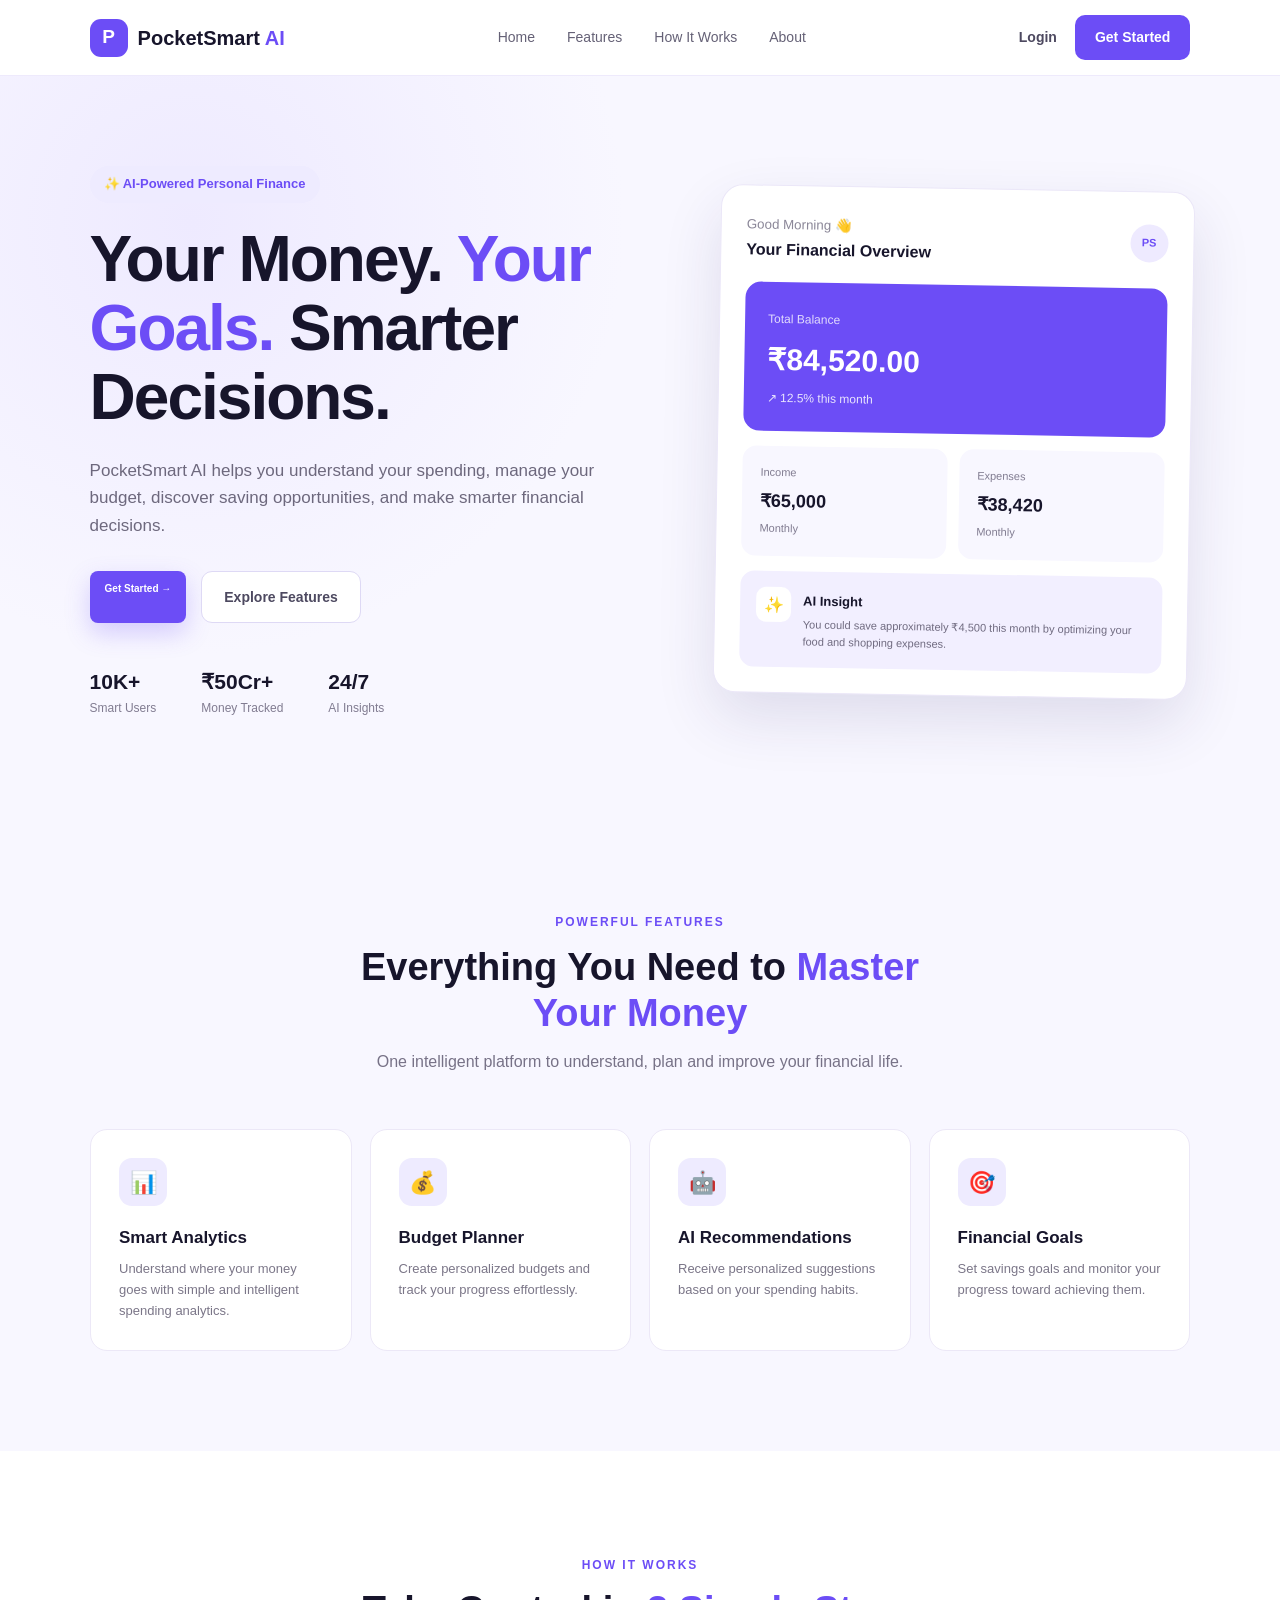
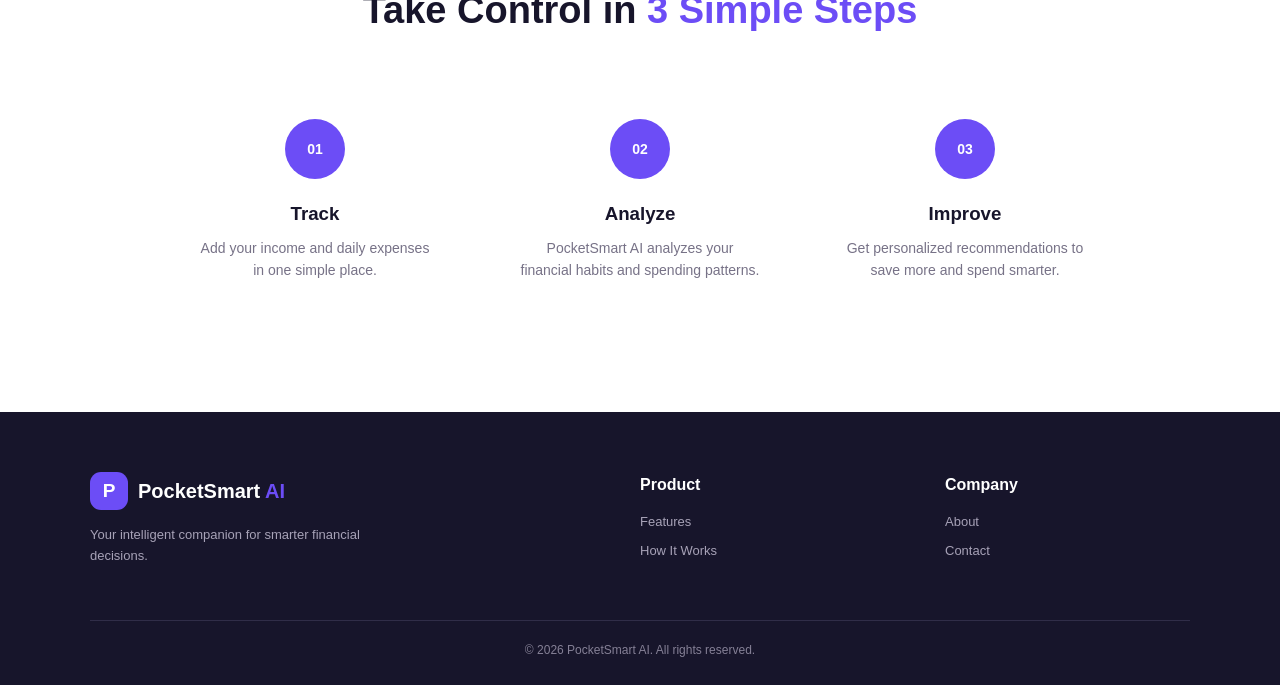
<file: frontend/index.html>
<!DOCTYPE html>
<html lang="en">

<head>
    <meta charset="UTF-8">

    <meta name="viewport"
        content="width=device-width, initial-scale=1.0">

    <title>PocketSmart AI | Smart Finance Assistant</title>

    <link rel="stylesheet" href="css/style.css">
</head>

<body>

    <!-- Navigation Bar -->
    <header class="navbar">

        <div class="logo">
            <span class="logo-icon">P</span>
            <span class="logo-text">PocketSmart <strong>AI</strong></span>
        </div>

        <nav class="nav-links">
            <a href="#home">Home</a>
            <a href="#features">Features</a>
            <a href="#how-it-works">How It Works</a>
            <a href="#about">About</a>
        </nav>

        <div class="nav-buttons">
            <a href="#" class="login-btn">Login</a>
            <a href="#" class="signup-btn">Get Started</a>
        </div>

    </header>


    <!-- Hero Section -->
    <main>

        <section class="hero" id="home">

            <div class="hero-content">

                <div class="hero-badge">
                    ✨ AI-Powered Personal Finance
                </div>

                <h1>
                    Your Money.
                    <span>Your Goals.</span>
                    Smarter Decisions.
                </h1>

                <p>
                    PocketSmart AI helps you understand your spending,
                    manage your budget, discover saving opportunities,
                    and make smarter financial decisions.
                </p>

                <div class="hero-buttons">
                    <a href="#" class="primary-btn">
                        Get Started →
                    </a>

                    <a href="#features" class="secondary-btn">
                        Explore Features
                    </a>
                </div>

                <div class="hero-stats">

                    <div class="stat">
                        <strong>10K+</strong>
                        <span>Smart Users</span>
                    </div>

                    <div class="stat">
                        <strong>₹50Cr+</strong>
                        <span>Money Tracked</span>
                    </div>

                    <div class="stat">
                        <strong>24/7</strong>
                        <span>AI Insights</span>
                    </div>

                </div>

            </div>


            <!-- Dashboard Preview -->
            <div class="dashboard-preview">

                <div class="dashboard-header">

                    <div>
                        <small>Good Morning 👋</small>
                        <h3>Your Financial Overview</h3>
                    </div>

                    <div class="profile-circle">
                        PS
                    </div>

                </div>

                <div class="balance-card">

                    <span>Total Balance</span>

                    <h2>₹84,520.00</h2>

                    <p>↗ 12.5% this month</p>

                </div>

                <div class="mini-cards">

                    <div class="mini-card">
                        <span>Income</span>
                        <strong>₹65,000</strong>
                        <small>Monthly</small>
                    </div>

                    <div class="mini-card">
                        <span>Expenses</span>
                        <strong>₹38,420</strong>
                        <small>Monthly</small>
                    </div>

                </div>

                <div class="ai-insight">

                    <div class="ai-icon">
                        ✨
                    </div>

                    <div>
                        <strong>AI Insight</strong>

                        <p>
                            You could save approximately
                            ₹4,500 this month by optimizing
                            your food and shopping expenses.
                        </p>
                    </div>

                </div>

            </div>

        </section>


        <!-- Features Section -->
        <section class="features" id="features">

            <div class="section-heading">

                <span>POWERFUL FEATURES</span>

                <h2>
                    Everything You Need to
                    <span>Master Your Money</span>
                </h2>

                <p>
                    One intelligent platform to understand,
                    plan and improve your financial life.
                </p>

            </div>

            <div class="feature-grid">

                <div class="feature-card">
                    <div class="feature-icon">📊</div>
                    <h3>Smart Analytics</h3>
                    <p>
                        Understand where your money goes with
                        simple and intelligent spending analytics.
                    </p>
                </div>

                <div class="feature-card">
                    <div class="feature-icon">💰</div>
                    <h3>Budget Planner</h3>
                    <p>
                        Create personalized budgets and track
                        your progress effortlessly.
                    </p>
                </div>

                <div class="feature-card">
                    <div class="feature-icon">🤖</div>
                    <h3>AI Recommendations</h3>
                    <p>
                        Receive personalized suggestions based
                        on your spending habits.
                    </p>
                </div>

                <div class="feature-card">
                    <div class="feature-icon">🎯</div>
                    <h3>Financial Goals</h3>
                    <p>
                        Set savings goals and monitor your
                        progress toward achieving them.
                    </p>
                </div>

            </div>

        </section>


        <!-- How It Works -->
        <section class="how-it-works" id="how-it-works">

            <div class="section-heading">

                <span>HOW IT WORKS</span>

                <h2>
                    Take Control in
                    <span>3 Simple Steps</span>
                </h2>

            </div>

            <div class="steps">

                <div class="step">
                    <div class="step-number">01</div>
                    <h3>Track</h3>
                    <p>
                        Add your income and daily expenses
                        in one simple place.
                    </p>
                </div>

                <div class="step">
                    <div class="step-number">02</div>
                    <h3>Analyze</h3>
                    <p>
                        PocketSmart AI analyzes your financial
                        habits and spending patterns.
                    </p>
                </div>

                <div class="step">
                    <div class="step-number">03</div>
                    <h3>Improve</h3>
                    <p>
                        Get personalized recommendations to
                        save more and spend smarter.
                    </p>
                </div>

            </div>

        </section>

    </main>


    <!-- Footer -->
    <footer id="about">

        <div class="footer-content">

            <div>
                <div class="logo">
                    <span class="logo-icon">P</span>
                    <span class="logo-text">
                        PocketSmart <strong>AI</strong>
                    </span>
                </div>

                <p>
                    Your intelligent companion for
                    smarter financial decisions.
                </p>
            </div>

            <div>
                <h4>Product</h4>
                <a href="#features">Features</a>
                <a href="#how-it-works">How It Works</a>
            </div>

            <div>
                <h4>Company</h4>
                <a href="#about">About</a>
                <a href="#">Contact</a>
            </div>

        </div>

        <div class="copyright">
            © 2026 PocketSmart AI. All rights reserved.
        </div>

    </footer>


    <script src="js/app.js"></script>

</body>

</html>
</file>
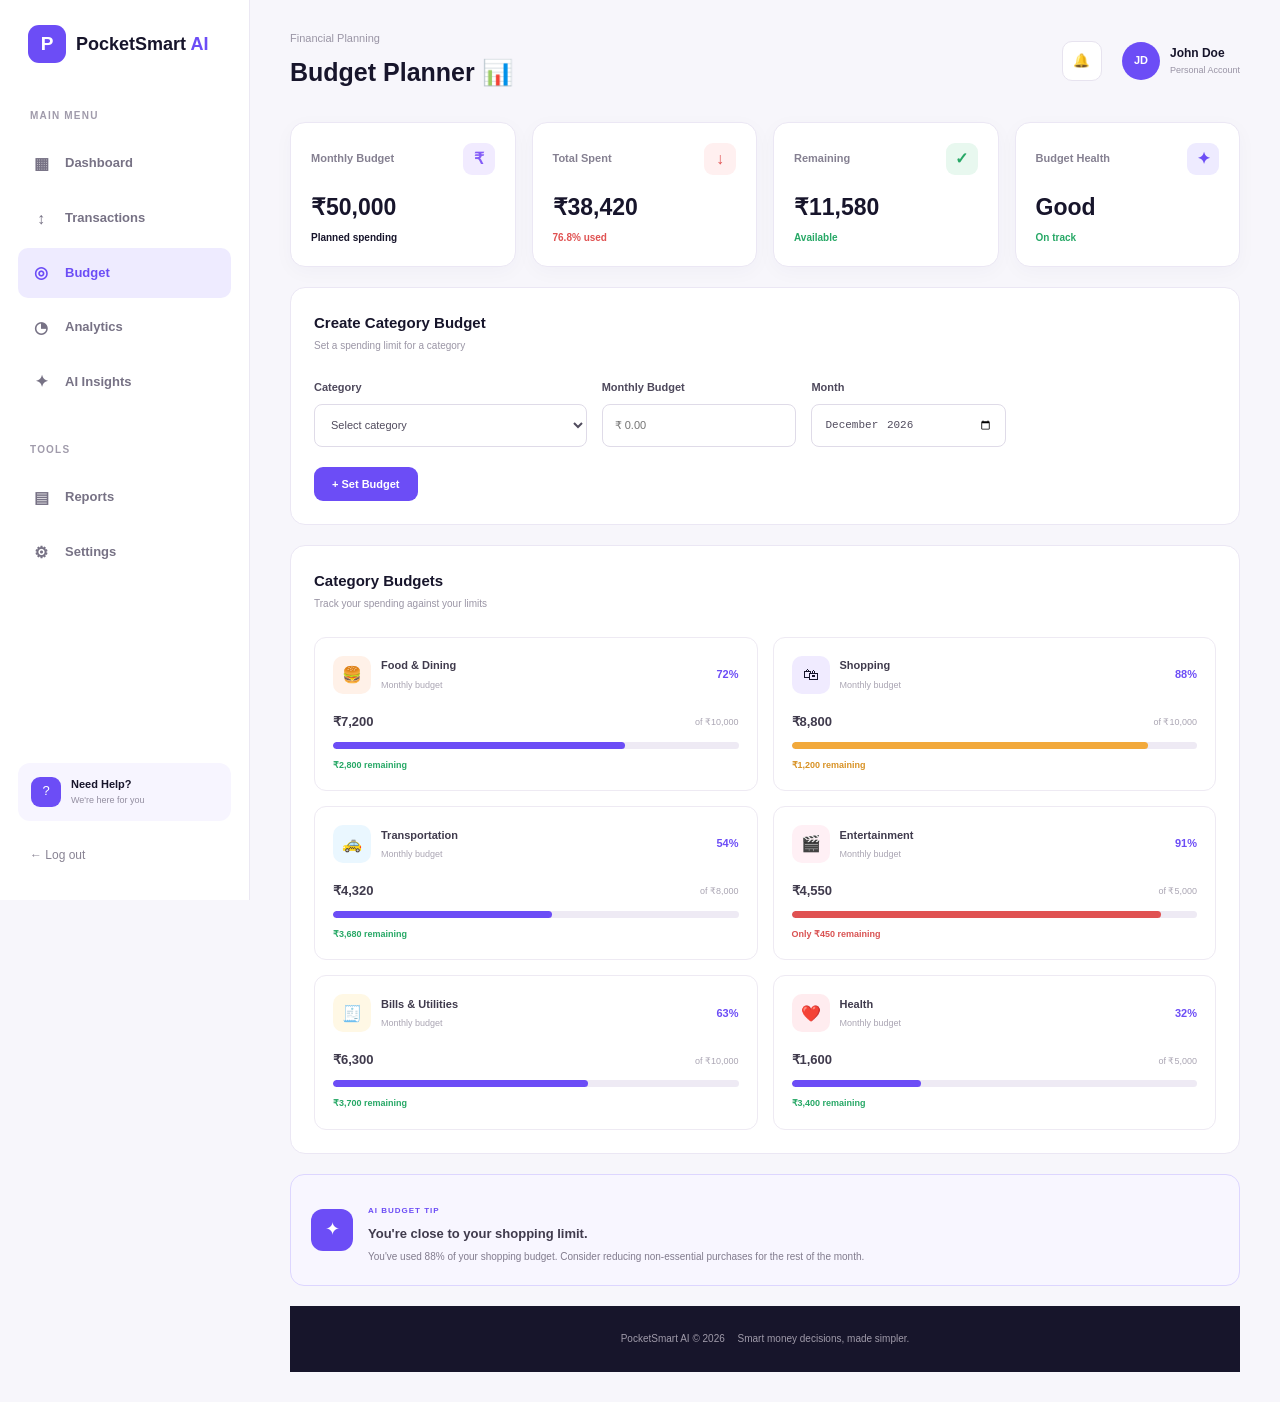
<file: frontend/budget.html>
<!DOCTYPE html>
<html lang="en">

<head>

    <meta charset="UTF-8">

    <meta name="viewport"
        content="width=device-width, initial-scale=1.0">

    <title>Budget Planner | PocketSmart AI</title>

    <link rel="stylesheet" href="css/style.css">

</head>


<body class="dashboard-page">

    <!-- SIDEBAR -->

    <aside class="sidebar">

        <div class="sidebar-logo">

            <span class="logo-icon">P</span>

            <span>
                PocketSmart <strong>AI</strong>
            </span>

        </div>


        <nav class="sidebar-nav">

            <p class="nav-title">
                MAIN MENU
            </p>


            <a href="dashboard.html"
               class="sidebar-link">

                <span>▦</span>
                Dashboard

            </a>


            <a href="transactions.html"
               class="sidebar-link">

                <span>↕</span>
                Transactions

            </a>


            <a href="budget.html"
               class="sidebar-link active">

                <span>◎</span>
                Budget

            </a>


            <a href="#"
               class="sidebar-link">

                <span>◔</span>
                Analytics

            </a>


            <a href="#"
               class="sidebar-link">

                <span>✦</span>
                AI Insights

            </a>


            <p class="nav-title second-title">
                TOOLS
            </p>


            <a href="#"
               class="sidebar-link">

                <span>▤</span>
                Reports

            </a>


            <a href="#"
               class="sidebar-link">

                <span>⚙</span>
                Settings

            </a>

        </nav>


        <div class="sidebar-bottom">

            <div class="sidebar-help">

                <span>?</span>

                <div>

                    <strong>
                        Need Help?
                    </strong>

                    <small>
                        We're here for you
                    </small>

                </div>

            </div>


            <a href="index.html"
               class="logout-link">

                ← Log out

            </a>

        </div>

    </aside>


    <!-- MAIN CONTENT -->

    <main class="dashboard-main">


        <!-- TOP BAR -->

        <header class="dashboard-topbar">

            <div>

                <p class="dashboard-date">
                    Financial Planning
                </p>

                <h1>
                    Budget Planner 📊
                </h1>

            </div>


            <div class="dashboard-actions">

                <button class="notification-btn">
                    🔔
                </button>


                <div class="user-profile">

                    <div class="user-avatar">
                        JD
                    </div>

                    <div>

                        <strong>
                            John Doe
                        </strong>

                        <small>
                            Personal Account
                        </small>

                    </div>

                </div>

            </div>

        </header>


        <!-- BUDGET SUMMARY -->

        <section class="summary-grid">


            <div class="summary-card">

                <div class="summary-card-top">

                    <span>
                        Monthly Budget
                    </span>

                    <div class="summary-icon purple">
                        ₹
                    </div>

                </div>

                <h2>
                    ₹50,000
                </h2>

                <p>
                    Planned spending
                </p>

            </div>


            <div class="summary-card">

                <div class="summary-card-top">

                    <span>
                        Total Spent
                    </span>

                    <div class="summary-icon red">
                        ↓
                    </div>

                </div>

                <h2>
                    ₹38,420
                </h2>

                <p class="negative">
                    76.8% used
                </p>

            </div>


            <div class="summary-card">

                <div class="summary-card-top">

                    <span>
                        Remaining
                    </span>

                    <div class="summary-icon green">
                        ✓
                    </div>

                </div>

                <h2>
                    ₹11,580
                </h2>

                <p class="positive">
                    Available
                </p>

            </div>


            <div class="summary-card">

                <div class="summary-card-top">

                    <span>
                        Budget Health
                    </span>

                    <div class="summary-icon">
                        ✦
                    </div>

                </div>

                <h2>
                    Good
                </h2>

                <p class="positive">
                    On track
                </p>

            </div>

        </section>


        <!-- ADD BUDGET -->

        <section class="transaction-form-card">

            <div class="card-header">

                <div>

                    <h3>
                        Create Category Budget
                    </h3>

                    <p>
                        Set a spending limit for a category
                    </p>

                </div>

            </div>


            <form id="budgetForm"
                  class="transaction-form">


                <div class="form-row">


                    <div class="form-group">

                        <label for="budgetCategory">
                            Category
                        </label>

                        <select
                            id="budgetCategory"
                            required
                        >

                            <option value="">
                                Select category
                            </option>

                            <option value="food">
                                🍔 Food & Dining
                            </option>

                            <option value="shopping">
                                🛍 Shopping
                            </option>

                            <option value="transport">
                                🚕 Transportation
                            </option>

                            <option value="entertainment">
                                🎬 Entertainment
                            </option>

                            <option value="bills">
                                🧾 Bills & Utilities
                            </option>

                            <option value="health">
                                ❤️ Health
                            </option>

                            <option value="education">
                                📚 Education
                            </option>

                            <option value="other">
                                📦 Other
                            </option>

                        </select>

                    </div>


                    <div class="form-group">

                        <label for="budgetAmount">
                            Monthly Budget
                        </label>

                        <input
                            type="number"
                            id="budgetAmount"
                            placeholder="₹ 0.00"
                            min="1"
                            required
                        >

                    </div>


                    <div class="form-group">

                        <label for="budgetMonth">
                            Month
                        </label>

                        <input
                            type="month"
                            id="budgetMonth"
                            required
                        >

                    </div>

                </div>


                <button
                    type="submit"
                    class="add-transaction-btn"
                >

                    + Set Budget

                </button>

            </form>

        </section>


        <!-- CATEGORY BUDGETS -->

        <section class="dashboard-card budget-section">

            <div class="card-header">

                <div>

                    <h3>
                        Category Budgets
                    </h3>

                    <p>
                        Track your spending against your limits
                    </p>

                </div>

            </div>


            <div class="budget-grid">


                <!-- FOOD -->

                <div class="budget-card">

                    <div class="budget-card-top">

                        <div class="budget-category">

                            <div class="budget-icon food">
                                🍔
                            </div>

                            <div>

                                <strong>
                                    Food & Dining
                                </strong>

                                <small>
                                    Monthly budget
                                </small>

                            </div>

                        </div>


                        <span class="budget-percent">
                            72%
                        </span>

                    </div>


                    <div class="budget-amounts">

                        <strong>
                            ₹7,200
                        </strong>

                        <span>
                            of ₹10,000
                        </span>

                    </div>


                    <div class="budget-progress">

                        <div
                            class="budget-progress-fill"
                            style="width: 72%;"
                        ></div>

                    </div>


                    <p class="budget-status">
                        ₹2,800 remaining
                    </p>

                </div>


                <!-- SHOPPING -->

                <div class="budget-card">

                    <div class="budget-card-top">

                        <div class="budget-category">

                            <div class="budget-icon shopping">
                                🛍
                            </div>

                            <div>

                                <strong>
                                    Shopping
                                </strong>

                                <small>
                                    Monthly budget
                                </small>

                            </div>

                        </div>


                        <span class="budget-percent">
                            88%
                        </span>

                    </div>


                    <div class="budget-amounts">

                        <strong>
                            ₹8,800
                        </strong>

                        <span>
                            of ₹10,000
                        </span>

                    </div>


                    <div class="budget-progress">

                        <div
                            class="budget-progress-fill warning"
                            style="width: 88%;"
                        ></div>

                    </div>


                    <p class="budget-status warning-text">
                        ₹1,200 remaining
                    </p>

                </div>


                <!-- TRANSPORT -->

                <div class="budget-card">

                    <div class="budget-card-top">

                        <div class="budget-category">

                            <div class="budget-icon transport">
                                🚕
                            </div>

                            <div>

                                <strong>
                                    Transportation
                                </strong>

                                <small>
                                    Monthly budget
                                </small>

                            </div>

                        </div>


                        <span class="budget-percent">
                            54%
                        </span>

                    </div>


                    <div class="budget-amounts">

                        <strong>
                            ₹4,320
                        </strong>

                        <span>
                            of ₹8,000
                        </span>

                    </div>


                    <div class="budget-progress">

                        <div
                            class="budget-progress-fill"
                            style="width: 54%;"
                        ></div>

                    </div>


                    <p class="budget-status">
                        ₹3,680 remaining
                    </p>

                </div>


                <!-- ENTERTAINMENT -->

                <div class="budget-card">

                    <div class="budget-card-top">

                        <div class="budget-category">

                            <div class="budget-icon entertainment">
                                🎬
                            </div>

                            <div>

                                <strong>
                                    Entertainment
                                </strong>

                                <small>
                                    Monthly budget
                                </small>

                            </div>

                        </div>


                        <span class="budget-percent">
                            91%
                        </span>

                    </div>


                    <div class="budget-amounts">

                        <strong>
                            ₹4,550
                        </strong>

                        <span>
                            of ₹5,000
                        </span>

                    </div>


                    <div class="budget-progress">

                        <div
                            class="budget-progress-fill danger"
                            style="width: 91%;"
                        ></div>

                    </div>


                    <p class="budget-status danger-text">
                        Only ₹450 remaining
                    </p>

                </div>


                <!-- BILLS -->

                <div class="budget-card">

                    <div class="budget-card-top">

                        <div class="budget-category">

                            <div class="budget-icon bills">
                                🧾
                            </div>

                            <div>

                                <strong>
                                    Bills & Utilities
                                </strong>

                                <small>
                                    Monthly budget
                                </small>

                            </div>

                        </div>


                        <span class="budget-percent">
                            63%
                        </span>

                    </div>


                    <div class="budget-amounts">

                        <strong>
                            ₹6,300
                        </strong>

                        <span>
                            of ₹10,000
                        </span>

                    </div>


                    <div class="budget-progress">

                        <div
                            class="budget-progress-fill"
                            style="width: 63%;"
                        ></div>

                    </div>


                    <p class="budget-status">
                        ₹3,700 remaining
                    </p>

                </div>


                <!-- HEALTH -->

                <div class="budget-card">

                    <div class="budget-card-top">

                        <div class="budget-category">

                            <div class="budget-icon health">
                                ❤️
                            </div>

                            <div>

                                <strong>
                                    Health
                                </strong>

                                <small>
                                    Monthly budget
                                </small>

                            </div>

                        </div>


                        <span class="budget-percent">
                            32%
                        </span>

                    </div>


                    <div class="budget-amounts">

                        <strong>
                            ₹1,600
                        </strong>

                        <span>
                            of ₹5,000
                        </span>

                    </div>


                    <div class="budget-progress">

                        <div
                            class="budget-progress-fill"
                            style="width: 32%;"
                        ></div>

                    </div>


                    <p class="budget-status">
                        ₹3,400 remaining
                    </p>

                </div>


            </div>

        </section>


        <!-- AI BUDGET TIP -->

        <section class="ai-insight-card">

            <div class="ai-insight-icon">
                ✦
            </div>


            <div class="ai-insight-content">

                <span>
                    AI BUDGET TIP
                </span>

                <h3>
                    You're close to your shopping limit.
                </h3>

                <p>
                    You've used 88% of your shopping budget.
                    Consider reducing non-essential purchases
                    for the rest of the month.
                </p>

            </div>

        </section>


        <footer class="dashboard-footer">

            PocketSmart AI © 2026

            <span>
                Smart money decisions, made simpler.
            </span>

        </footer>


    </main>


    <script src="js/app.js"></script>
<script src="js/budget.js"></script>

</body>

</html>
</file>
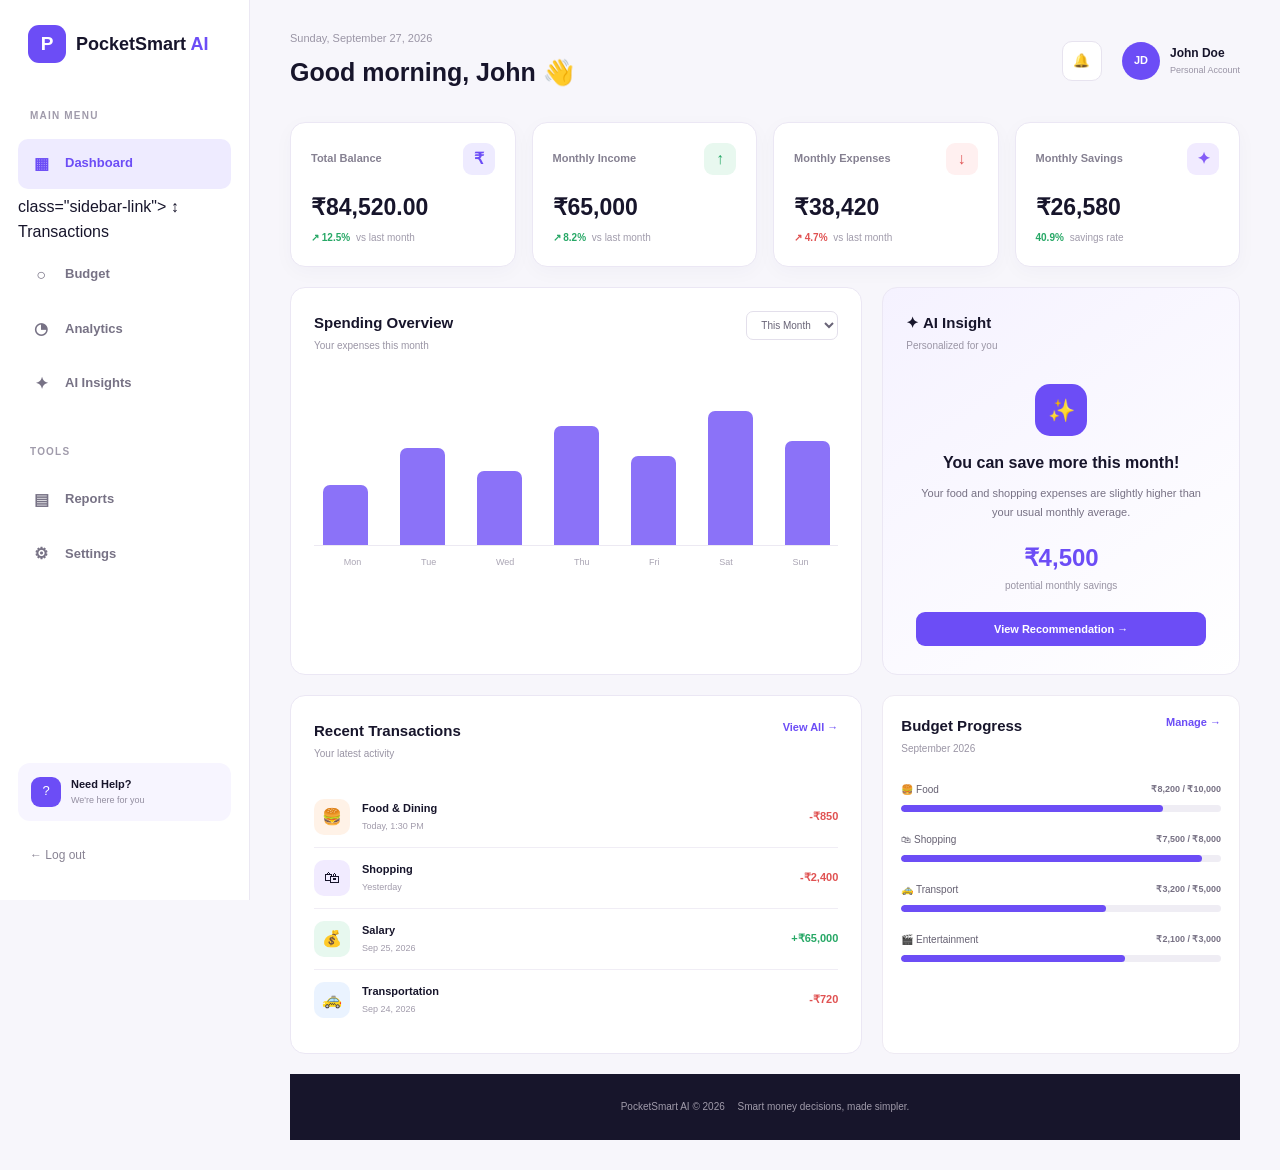
<file: frontend/dashboard.html>
<!DOCTYPE html>
<html lang="en">

<head>

    <meta charset="UTF-8">

    <meta name="viewport"
        content="width=device-width, initial-scale=1.0">

    <title>Dashboard | PocketSmart AI</title>

    <link rel="stylesheet" href="css/style.css">

</head>


<body class="dashboard-page">

    <!-- ======================================
         SIDEBAR
    ======================================= -->

    <aside class="sidebar">

        <!-- Logo -->

        <div class="sidebar-logo">

            <span class="logo-icon">P</span>

            <span>
                PocketSmart <strong>AI</strong>
            </span>

        </div>


        <!-- Navigation -->

        <nav class="sidebar-nav">

            <p class="nav-title">
                MAIN MENU
            </p>

            <a href="dashboard.html"
               class="sidebar-link active">

                <span>▦</span>
                Dashboard

            </a>


            <a href="transactions.html">
               class="sidebar-link">

                <span>↕</span>
                Transactions

            </a>


            <a href="budget.html"
   class="sidebar-link">
    <span>○</span>
    Budget
</a>


            <a href="analytics.html" class="sidebar-link">
    <span>◔</span>
    Analytics
</a>
            <a href="ai-insights.html"
               class="sidebar-link">

                <span>✦</span>
                AI Insights

            </a>


            <p class="nav-title second-title">
                TOOLS
            </p>


            <a href="reports.html"
               class="sidebar-link">

                <span>▤</span>
                Reports

            </a>


            <a href="settings.html"
               class="sidebar-link">

                <span>⚙</span>
                Settings

            </a>

        </nav>


        <!-- Sidebar Bottom -->

        <div class="sidebar-bottom">

            <div class="sidebar-help">

                <span>?</span>

                <div>
                    <strong>Need Help?</strong>
                    <small>We're here for you</small>
                </div>

            </div>


            <a href="index.html"
               class="logout-link">

                ← Log out

            </a>

        </div>

    </aside>


    <!-- ======================================
         MAIN CONTENT
    ======================================= -->

    <main class="dashboard-main">


        <!-- Top Bar -->

        <header class="dashboard-topbar">

            <div>

                <p class="dashboard-date">
                    Sunday, September 27, 2026
                </p>

                <h1>
                    Good morning, John 👋
                </h1>

            </div>


            <div class="dashboard-actions">

                <button class="notification-btn">
                    🔔
                </button>


                <div class="user-profile">

                    <div class="user-avatar">
                        JD
                    </div>

                    <div>
                        <strong>John Doe</strong>
                        <small>Personal Account</small>
                    </div>

                </div>

            </div>

        </header>


        <!-- ======================================
             SUMMARY CARDS
        ======================================= -->

        <section class="summary-grid">


            <!-- Balance -->

            <div class="summary-card balance-summary">

                <div class="summary-card-top">

                    <span>
                        Total Balance
                    </span>

                    <div class="summary-icon">
                        ₹
                    </div>

                </div>

                <h2>
                    ₹84,520.00
                </h2>

                <p class="positive">
                    ↗ 12.5%
                    <span>vs last month</span>
                </p>

            </div>


            <!-- Income -->

            <div class="summary-card">

                <div class="summary-card-top">

                    <span>
                        Monthly Income
                    </span>

                    <div class="summary-icon green">
                        ↑
                    </div>

                </div>

                <h2>
                    ₹65,000
                </h2>

                <p class="positive">
                    ↗ 8.2%
                    <span>vs last month</span>
                </p>

            </div>


            <!-- Expenses -->

            <div class="summary-card">

                <div class="summary-card-top">

                    <span>
                        Monthly Expenses
                    </span>

                    <div class="summary-icon red">
                        ↓
                    </div>

                </div>

                <h2>
                    ₹38,420
                </h2>

                <p class="negative">
                    ↗ 4.7%
                    <span>vs last month</span>
                </p>

            </div>


            <!-- Savings -->

            <div class="summary-card">

                <div class="summary-card-top">

                    <span>
                        Monthly Savings
                    </span>

                    <div class="summary-icon purple">
                        ✦
                    </div>

                </div>

                <h2>
                    ₹26,580
                </h2>

                <p class="positive">
                    40.9%
                    <span>savings rate</span>
                </p>

            </div>

        </section>


        <!-- ======================================
             MIDDLE SECTION
        ======================================= -->

        <section class="dashboard-grid">


            <!-- Spending Overview -->

            <div class="dashboard-card spending-card">

                <div class="card-header">

                    <div>

                        <h3>
                            Spending Overview
                        </h3>

                        <p>
                            Your expenses this month
                        </p>

                    </div>


                    <select>

                        <option>
                            This Month
                        </option>

                        <option>
                            Last Month
                        </option>

                    </select>

                </div>


                <!-- Fake Chart -->

                <div class="chart-area">

                    <div class="chart-line">

                        <span style="height: 40%"></span>
                        <span style="height: 65%"></span>
                        <span style="height: 50%"></span>
                        <span style="height: 80%"></span>
                        <span style="height: 60%"></span>
                        <span style="height: 90%"></span>
                        <span style="height: 70%"></span>

                    </div>

                    <div class="chart-labels">

                        <span>Mon</span>
                        <span>Tue</span>
                        <span>Wed</span>
                        <span>Thu</span>
                        <span>Fri</span>
                        <span>Sat</span>
                        <span>Sun</span>

                    </div>

                </div>

            </div>


            <!-- AI Insight -->

            <div class="dashboard-card insight-card">

                <div class="card-header">

                    <div>

                        <h3>
                            ✦ AI Insight
                        </h3>

                        <p>
                            Personalized for you
                        </p>

                    </div>

                </div>


                <div class="insight-main">

                    <div class="big-insight-icon">
                        ✨
                    </div>

                    <h4>
                        You can save more this month!
                    </h4>

                    <p>
                        Your food and shopping expenses
                        are slightly higher than your
                        usual monthly average.
                    </p>

                    <div class="insight-saving">

                        <strong>
                            ₹4,500
                        </strong>

                        <span>
                            potential monthly savings
                        </span>

                    </div>

                    <button class="insight-btn">
                        View Recommendation →
                    </button>

                </div>

            </div>

        </section>


        <!-- ======================================
             BOTTOM SECTION
        ======================================= -->

        <section class="dashboard-grid bottom-grid">


            <!-- Recent Transactions -->

            <div class="dashboard-card transactions-card">

                <div class="card-header">

                    <div>

                        <h3>
                            Recent Transactions
                        </h3>

                        <p>
                            Your latest activity
                        </p>

                    </div>

                    <a href="#">
                        View All →
                    </a>

                </div>


                <div class="transaction-list">


                    <div class="transaction-item">

                        <div class="transaction-left">

                            <div class="transaction-icon food">
                                🍔
                            </div>

                            <div>
                                <strong>
                                    Food & Dining
                                </strong>

                                <small>
                                    Today, 1:30 PM
                                </small>
                            </div>

                        </div>

                        <strong class="expense">
                            -₹850
                        </strong>

                    </div>


                    <div class="transaction-item">

                        <div class="transaction-left">

                            <div class="transaction-icon shopping">
                                🛍
                            </div>

                            <div>
                                <strong>
                                    Shopping
                                </strong>

                                <small>
                                    Yesterday
                                </small>
                            </div>

                        </div>

                        <strong class="expense">
                            -₹2,400
                        </strong>

                    </div>


                    <div class="transaction-item">

                        <div class="transaction-left">

                            <div class="transaction-icon salary">
                                💰
                            </div>

                            <div>
                                <strong>
                                    Salary
                                </strong>

                                <small>
                                    Sep 25, 2026
                                </small>

                            </div>

                        </div>

                        <strong class="income">
                            +₹65,000
                        </strong>

                    </div>


                    <div class="transaction-item">

                        <div class="transaction-left">

                            <div class="transaction-icon transport">
                                🚕
                            </div>

                            <div>
                                <strong>
                                    Transportation
                                </strong>

                                <small>
                                    Sep 24, 2026
                                </small>

                            </div>

                        </div>

                        <strong class="expense">
                            -₹720
                        </strong>

                    </div>


                </div>

            </div>


            <!-- Budget Progress -->

            <div class="dashboard-card budget-card">

                <div class="card-header">

                    <div>

                        <h3>
                            Budget Progress
                        </h3>

                        <p>
                            September 2026
                        </p>

                    </div>

                    <a href="#">
                        Manage →
                    </a>

                </div>


                <div class="budget-item">

                    <div class="budget-info">

                        <span>
                            🍔 Food
                        </span>

                        <strong>
                            ₹8,200 / ₹10,000
                        </strong>

                    </div>

                    <div class="progress-bar">

                        <div
                            class="progress food-progress">
                        </div>

                    </div>

                </div>


                <div class="budget-item">

                    <div class="budget-info">

                        <span>
                            🛍 Shopping
                        </span>

                        <strong>
                            ₹7,500 / ₹8,000
                        </strong>

                    </div>

                    <div class="progress-bar">

                        <div
                            class="progress shopping-progress">
                        </div>

                    </div>

                </div>


                <div class="budget-item">

                    <div class="budget-info">

                        <span>
                            🚕 Transport
                        </span>

                        <strong>
                            ₹3,200 / ₹5,000
                        </strong>

                    </div>

                    <div class="progress-bar">

                        <div
                            class="progress transport-progress">
                        </div>

                    </div>

                </div>


                <div class="budget-item">

                    <div class="budget-info">

                        <span>
                            🎬 Entertainment
                        </span>

                        <strong>
                            ₹2,100 / ₹3,000
                        </strong>

                    </div>

                    <div class="progress-bar">

                        <div
                            class="progress entertainment-progress">
                        </div>

                    </div>

                </div>

            </div>

        </section>


        <!-- Footer -->

        <footer class="dashboard-footer">

            PocketSmart AI © 2026
            <span>Smart money decisions, made simpler.</span>

        </footer>


    </main>


    <script src="js/app.js"></script>

</body>

</html>
</file>
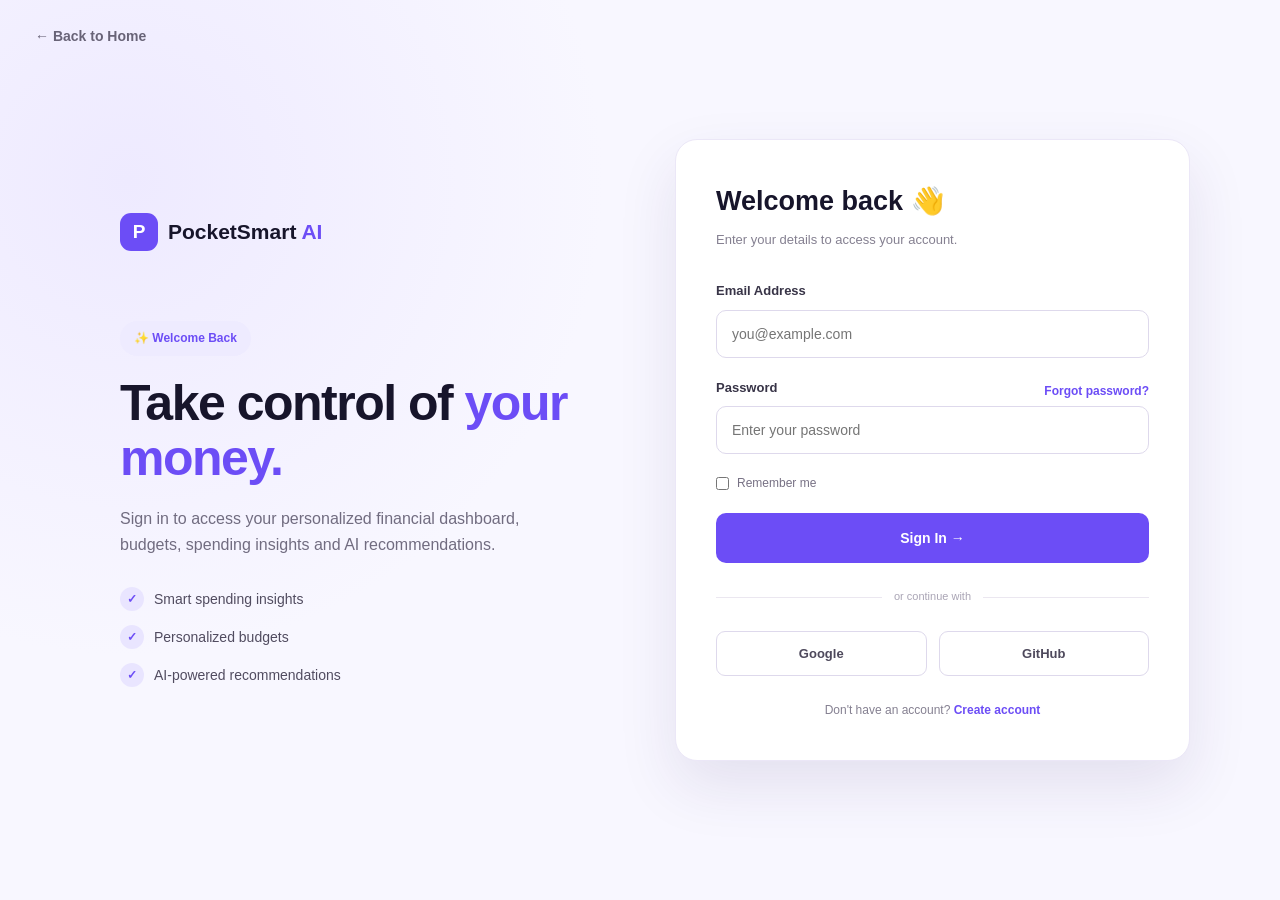
<file: frontend/login.html>
<!DOCTYPE html>
<html lang="en">

<head>

    <meta charset="UTF-8">

    <meta name="viewport"
        content="width=device-width, initial-scale=1.0">

    <title>Login | PocketSmart AI</title>

    <link rel="stylesheet" href="css/style.css">

</head>


<body class="auth-page">

    <!-- Back to Home -->

    <a href="index.html" class="back-home">
        ← Back to Home
    </a>


    <!-- Login Container -->

    <main class="auth-container">

        <!-- Left Side -->

        <section class="auth-info">

            <div class="auth-logo">
                <span class="logo-icon">P</span>

                <span>
                    PocketSmart <strong>AI</strong>
                </span>
            </div>


            <div class="auth-info-content">

                <span class="auth-badge">
                    ✨ Welcome Back
                </span>

                <h1>
                    Take control of
                    <span>your money.</span>
                </h1>

                <p>
                    Sign in to access your personalized
                    financial dashboard, budgets,
                    spending insights and AI recommendations.
                </p>


                <div class="auth-benefits">

                    <div>
                        <span>✓</span>
                        Smart spending insights
                    </div>

                    <div>
                        <span>✓</span>
                        Personalized budgets
                    </div>

                    <div>
                        <span>✓</span>
                        AI-powered recommendations
                    </div>

                </div>

            </div>

        </section>


        <!-- Right Side -->

        <section class="login-card">

            <div class="login-header">

                <h2>Welcome back 👋</h2>

                <p>
                    Enter your details to access your account.
                </p>

            </div>


            <!-- Login Form -->

            <form id="loginForm">


                <!-- Email -->

                <div class="form-group">

                    <label for="email">
                        Email Address
                    </label>

                    <input
                        type="email"
                        id="email"
                        name="email"
                        placeholder="you@example.com"
                        required
                    >

                </div>


                <!-- Password -->

                <div class="form-group">

                    <div class="password-label">

                        <label for="password">
                            Password
                        </label>

                        <a href="#">
                            Forgot password?
                        </a>

                    </div>


                    <input
                        type="password"
                        id="password"
                        name="password"
                        placeholder="Enter your password"
                        required
                    >

                </div>


                <!-- Remember Me -->

                <div class="remember-row">

                    <label>

                        <input
                            type="checkbox"
                            id="remember"
                        >

                        Remember me

                    </label>

                </div>


                <!-- Login Button -->

                <button
                    type="submit"
                    class="login-submit"
                >
                    Sign In →
                </button>


                <!-- Divider -->

                <div class="auth-divider">

                    <span>or continue with</span>

                </div>


                <!-- Social Login -->

                <div class="social-buttons">

                    <button
                        type="button"
                        class="social-btn"
                    >
                        Google
                    </button>

                    <button
                        type="button"
                        class="social-btn"
                    >
                        GitHub
                    </button>

                </div>


                <!-- Register -->

                <p class="register-text">

                    Don't have an account?

                    <a href="register.html">
                        Create account
                    </a>

                </p>


            </form>

        </section>

    </main>


    <script src="js/app.js"></script>
<script>
const loginForm = document.getElementById("loginForm");

loginForm.addEventListener("submit", function(event) {
    event.preventDefault();

    const email = document.getElementById("email").value.trim();
    const password = document.getElementById("password").value.trim();

    if (email === "" || password === "") {
        alert("Please enter your email and password.");
        return;
    }

    // Save login status
    localStorage.setItem("isLoggedIn", "true");
    localStorage.setItem("userEmail", email);

    // Open dashboard
    window.location.href = "dashboard.html";
});

</script>
</body>

</html>
</file>
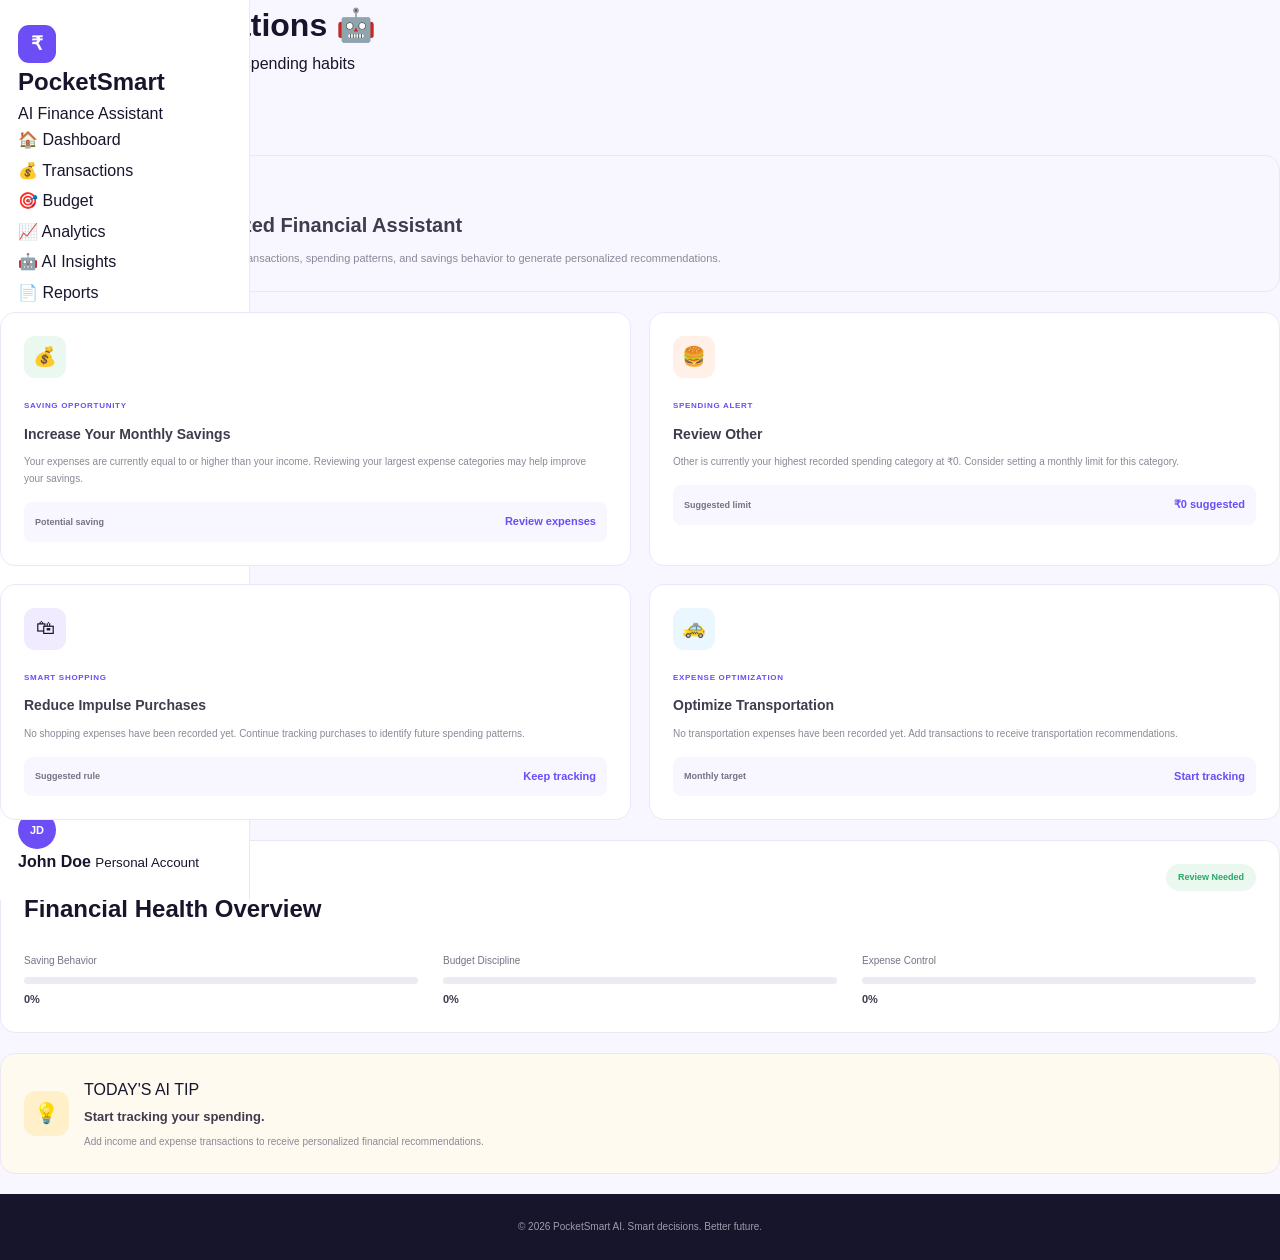
<file: frontend/recommendations.html>
<!DOCTYPE html>
<html lang="en">

<head>
    <meta charset="UTF-8">

    <meta
        name="viewport"
        content="width=device-width, initial-scale=1.0"
    >

    <title>AI Recommendations | PocketSmart AI</title>

    <link
        rel="stylesheet"
        href="css/style.css"
    >

    <link
        rel="preconnect"
        href="https://fonts.googleapis.com"
    >

    <link
        rel="preconnect"
        href="https://fonts.gstatic.com"
        crossorigin
    >

    <link
        href="https://fonts.googleapis.com/css2?family=Inter:wght@400;500;600;700;800&display=swap"
        rel="stylesheet"
    >

</head>

<body>

    <!-- ========================================
         SIDEBAR
    ========================================= -->

    <aside class="sidebar">

        <div class="logo-area">

            <div class="logo-icon">
                ₹
            </div>

            <div>
                <h2>PocketSmart</h2>
                <span>AI Finance Assistant</span>
            </div>

        </div>


        <nav class="sidebar-nav">

            <a href="dashboard.html">
                🏠
                <span>Dashboard</span>
            </a>

            <a href="transactions.html">
                💰
                <span>Transactions</span>
            </a>

            <a href="budget.html">
                🎯
                <span>Budget</span>
            </a>

            <a href="analytics.html">
                📈
                <span>Analytics</span>
            </a>

            <a
                href="recommendations.html"
                class="active"
            >
                🤖
                <span>AI Insights</span>
            </a>

            <a href="#">
                📄
                <span>Reports</span>
            </a>

            <a href="#">
                ⚙️
                <span>Settings</span>
            </a>

        </nav>


        <div class="sidebar-bottom">

            <div class="user-mini">

                <div class="user-avatar">
                    JD
                </div>

                <div>
                    <strong>John Doe</strong>
                    <small>Personal Account</small>
                </div>

            </div>

        </div>

    </aside>


    <!-- ========================================
         MAIN CONTENT
    ========================================= -->

    <main class="main-content">

        <header class="top-header">

            <div>

                <h1>
                    AI Recommendations 🤖
                </h1>

                <p>
                    Smart suggestions based on your spending habits
                </p>

            </div>


            <div class="header-actions">

                <button class="notification-btn">
                    🔔
                </button>

                <div class="profile-circle">
                    JD
                </div>

            </div>

        </header>


        <!-- ========================================
             AI OVERVIEW
        ========================================= -->

        <section class="dashboard-card ai-main-card">

            <div class="ai-main-icon">
                🤖
            </div>

            <div>

                <span class="section-label">
                    POCKETSMART AI
                </span>

                <h2>
                    Your Personalized Financial Assistant
                </h2>

                <p>
                    We've analyzed your recent transactions,
                    spending patterns, and savings behavior to
                    generate personalized recommendations.
                </p>

            </div>

        </section>


        <!-- ========================================
             RECOMMENDATION CARDS
        ========================================= -->

        <section class="recommendation-grid">


            <!-- SAVING -->
            <div class="dashboard-card recommendation-card">

                <div class="recommendation-icon saving-icon">
                    💰
                </div>

                <span class="recommendation-type">
                    SAVING OPPORTUNITY
                </span>

                <h3>
                    Increase Your Monthly Savings
                </h3>

                <p>
                    Your current spending suggests that you
                    could potentially save more by reviewing
                    your discretionary expenses.
                </p>

                <div class="recommendation-highlight">

                    <strong>
                        Potential saving
                    </strong>

                    <span>
                        ₹3,500 / month
                    </span>

                </div>

            </div>


            <!-- FOOD -->
            <div class="dashboard-card recommendation-card">

                <div class="recommendation-icon food-icon">
                    🍔
                </div>

                <span class="recommendation-type">
                    SPENDING ALERT
                </span>

                <h3>
                    Review Food & Dining
                </h3>

                <p>
                    Food and dining is one of your larger
                    spending categories. Setting a weekly
                    spending limit could help control costs.
                </p>

                <div class="recommendation-highlight">

                    <strong>
                        Suggested limit
                    </strong>

                    <span>
                        ₹2,000 / week
                    </span>

                </div>

            </div>


            <!-- SHOPPING -->
            <div class="dashboard-card recommendation-card">

                <div class="recommendation-icon shopping-icon">
                    🛍
                </div>

                <span class="recommendation-type">
                    SMART SHOPPING
                </span>

                <h3>
                    Reduce Impulse Purchases
                </h3>

                <p>
                    Consider waiting 24 hours before making
                    non-essential purchases. This can help
                    reduce unnecessary spending.
                </p>

                <div class="recommendation-highlight">

                    <strong>
                        Suggested rule
                    </strong>

                    <span>
                        24-hour wait
                    </span>

                </div>

            </div>


            <!-- TRANSPORT -->
            <div class="dashboard-card recommendation-card">

                <div class="recommendation-icon transport-icon">
                    🚕
                </div>

                <span class="recommendation-type">
                    EXPENSE OPTIMIZATION
                </span>

                <h3>
                    Optimize Transportation
                </h3>

                <p>
                    Compare transportation options and consider
                    combining trips when possible to reduce
                    recurring travel expenses.
                </p>

                <div class="recommendation-highlight">

                    <strong>
                        Monthly target
                    </strong>

                    <span>
                        ₹4,500
                    </span>

                </div>

            </div>


        </section>


        <!-- ========================================
             FINANCIAL HEALTH
        ========================================= -->

        <section class="dashboard-card financial-health-card">

            <div class="card-header">

                <div>

                    <span class="section-label">
                        AI ANALYSIS
                    </span>

                    <h2>
                        Financial Health Overview
                    </h2>

                </div>

                <span class="health-badge">
                    Good
                </span>

            </div>


            <div class="health-grid">

                <div class="health-item">

                    <span>
                        Saving Behavior
                    </span>

                    <div class="health-progress">

                        <div
                            class="health-progress-fill"
                            style="width: 78%;"
                        ></div>

                    </div>

                    <strong>
                        78%
                    </strong>

                </div>


                <div class="health-item">

                    <span>
                        Budget Discipline
                    </span>

                    <div class="health-progress">

                        <div
                            class="health-progress-fill"
                            style="width: 72%;"
                        ></div>

                    </div>

                    <strong>
                        72%
                    </strong>

                </div>


                <div class="health-item">

                    <span>
                        Expense Control
                    </span>

                    <div class="health-progress">

                        <div
                            class="health-progress-fill"
                            style="width: 68%;"
                        ></div>

                    </div>

                    <strong>
                        68%
                    </strong>

                </div>

            </div>

        </section>


        <!-- ========================================
             DAILY AI TIP
        ========================================= -->

        <section class="dashboard-card daily-tip-card">

            <div class="tip-icon">
                💡
            </div>

            <div>

                <span class="section-label">
                    TODAY'S AI TIP
                </span>

                <h3>
                    Small changes can create big savings.
                </h3>

                <p>
                    Try identifying one recurring expense you
                    can reduce this week. Redirect the saved
                    amount toward your savings goal.
                </p>

            </div>

        </section>


        <!-- ========================================
             FOOTER
        ========================================= -->

        <footer class="dashboard-footer">

            <p>
                © 2026 PocketSmart AI.
                Smart decisions. Better future.
            </p>

        </footer>

    </main>


    <script src="js/app.js"></script>
<script src="js/recommendations.js"></script>


</body>

</html>
</file>
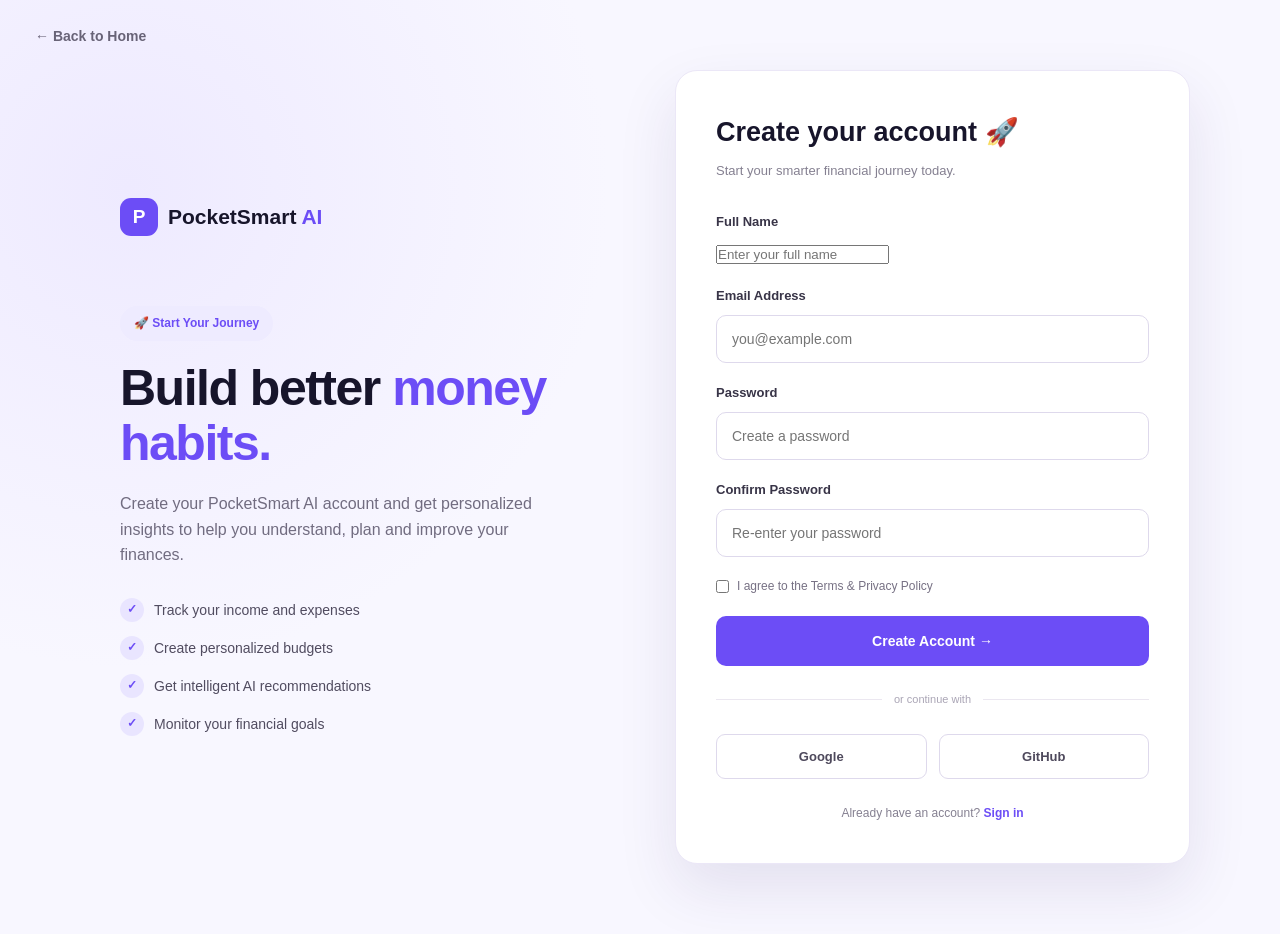
<file: frontend/register.html>
<!DOCTYPE html>
<html lang="en">

<head>

    <meta charset="UTF-8">

    <meta name="viewport"
        content="width=device-width, initial-scale=1.0">

    <title>Create Account | PocketSmart AI</title>

    <link rel="stylesheet" href="css/style.css">

</head>


<body class="auth-page">

    <!-- Back to Home -->

    <a href="index.html" class="back-home">
        ← Back to Home
    </a>


    <!-- Register Container -->

    <main class="auth-container">

        <!-- Left Side -->

        <section class="auth-info">

            <div class="auth-logo">

                <span class="logo-icon">P</span>

                <span>
                    PocketSmart <strong>AI</strong>
                </span>

            </div>


            <div class="auth-info-content">

                <span class="auth-badge">
                    🚀 Start Your Journey
                </span>

                <h1>
                    Build better
                    <span>money habits.</span>
                </h1>

                <p>
                    Create your PocketSmart AI account and
                    get personalized insights to help you
                    understand, plan and improve your finances.
                </p>


                <div class="auth-benefits">

                    <div>
                        <span>✓</span>
                        Track your income and expenses
                    </div>

                    <div>
                        <span>✓</span>
                        Create personalized budgets
                    </div>

                    <div>
                        <span>✓</span>
                        Get intelligent AI recommendations
                    </div>

                    <div>
                        <span>✓</span>
                        Monitor your financial goals
                    </div>

                </div>

            </div>

        </section>


        <!-- Register Card -->

        <section class="login-card">

            <div class="login-header">

                <h2>Create your account 🚀</h2>

                <p>
                    Start your smarter financial journey today.
                </p>

            </div>


            <!-- Registration Form -->

            <form id="registerForm">


                <!-- Full Name -->

                <div class="form-group">

                    <label for="name">
                        Full Name
                    </label>

                    <input
                        type="text"
                        id="name"
                        name="name"
                        placeholder="Enter your full name"
                        required
                    >

                </div>


                <!-- Email -->

                <div class="form-group">

                    <label for="registerEmail">
                        Email Address
                    </label>

                    <input
                        type="email"
                        id="registerEmail"
                        name="email"
                        placeholder="you@example.com"
                        required
                    >

                </div>


                <!-- Password -->

                <div class="form-group">

                    <label for="registerPassword">
                        Password
                    </label>

                    <input
                        type="password"
                        id="registerPassword"
                        name="password"
                        placeholder="Create a password"
                        minlength="6"
                        required
                    >

                </div>


                <!-- Confirm Password -->

                <div class="form-group">

                    <label for="confirmPassword">
                        Confirm Password
                    </label>

                    <input
                        type="password"
                        id="confirmPassword"
                        name="confirmPassword"
                        placeholder="Re-enter your password"
                        minlength="6"
                        required
                    >

                </div>


                <!-- Terms -->

                <div class="remember-row">

                    <label>

                        <input
                            type="checkbox"
                            id="terms"
                            required
                        >

                        I agree to the Terms & Privacy Policy

                    </label>

                </div>


                <!-- Register Button -->

                <button
                    type="submit"
                    class="login-submit"
                >
                    Create Account →
                </button>


                <!-- Divider -->

                <div class="auth-divider">

                    <span>or continue with</span>

                </div>


                <!-- Social Buttons -->

                <div class="social-buttons">

                    <button
                        type="button"
                        class="social-btn"
                    >
                        Google
                    </button>

                    <button
                        type="button"
                        class="social-btn"
                    >
                        GitHub
                    </button>

                </div>


                <!-- Login Link -->

                <p class="register-text">

                    Already have an account?

                    <a href="login.html">
                        Sign in
                    </a>

                </p>


            </form>

        </section>

    </main>


    <script src="js/app.js"></script>

</body>

</html>
</file>
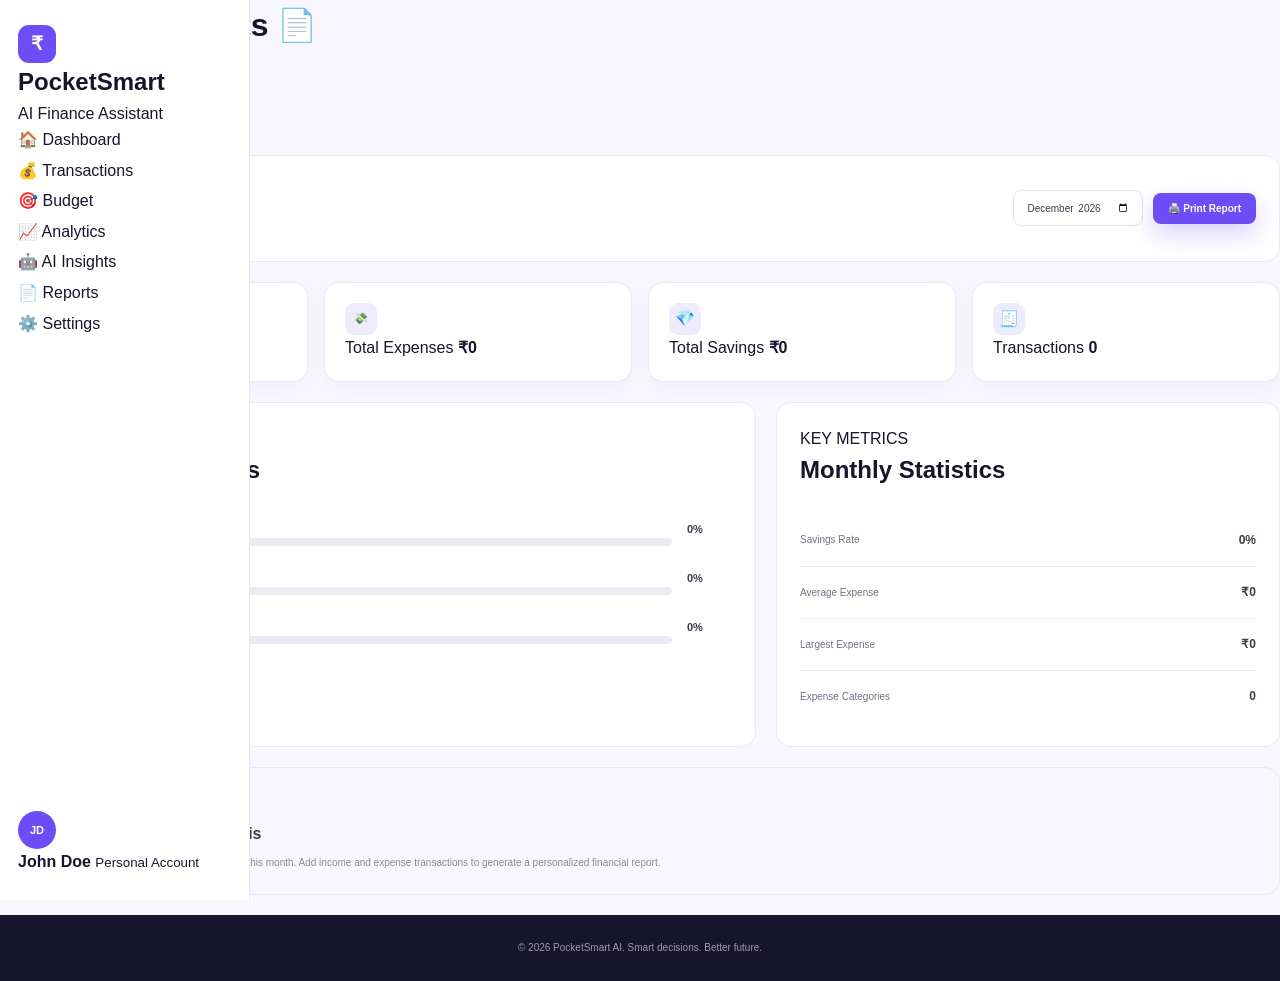
<file: frontend/reports.html>
<!DOCTYPE html>
<html lang="en">

<head>

    <meta charset="UTF-8">

    <meta
        name="viewport"
        content="width=device-width, initial-scale=1.0"
    >

    <title>Financial Reports | PocketSmart AI</title>

    <link
        rel="stylesheet"
        href="css/style.css"
    >

    <link
        rel="preconnect"
        href="https://fonts.googleapis.com"
    >

    <link
        rel="preconnect"
        href="https://fonts.googleapis.com"
        crossorigin
    >

    <link
        href="https://fonts.googleapis.com/css2?family=Inter:wght@400;500;600;700;800&display=swap"
        rel="stylesheet"
    >

</head>

<body>

    <!-- SIDEBAR -->

    <aside class="sidebar">

        <div class="logo-area">

            <div class="logo-icon">
                ₹
            </div>

            <div>

                <h2>PocketSmart</h2>

                <span>
                    AI Finance Assistant
                </span>

            </div>

        </div>


        <nav class="sidebar-nav">

            <a href="dashboard.html">
                🏠
                <span>Dashboard</span>
            </a>

            <a href="transactions.html">
                💰
                <span>Transactions</span>
            </a>

            <a href="budget.html">
                🎯
                <span>Budget</span>
            </a>

            <a href="analytics.html">
                📈
                <span>Analytics</span>
            </a>

            <a href="recommendations.html">
                🤖
                <span>AI Insights</span>
            </a>

            <a
                href="reports.html"
                class="active"
            >
                📄
                <span>Reports</span>
            </a>

            <a href="#">
                ⚙️
                <span>Settings</span>
            </a>

        </nav>


        <div class="sidebar-bottom">

            <div class="user-mini">

                <div class="user-avatar">
                    JD
                </div>

                <div>

                    <strong>
                        John Doe
                    </strong>

                    <small>
                        Personal Account
                    </small>

                </div>

            </div>

        </div>

    </aside>


    <!-- MAIN CONTENT -->

    <main class="main-content">

        <header class="top-header">

            <div>

                <h1>
                    Financial Reports 📄
                </h1>

                <p>
                    Review your financial performance
                </p>

            </div>


            <div class="header-actions">

                <button
                    class="notification-btn"
                >
                    🔔
                </button>

                <div class="profile-circle">
                    JD
                </div>

            </div>

        </header>


        <!-- REPORT CONTROLS -->

        <section class="dashboard-card report-controls">

            <div>

                <span class="section-label">
                    REPORT PERIOD
                </span>

                <h2>
                    Monthly Financial Report
                </h2>

            </div>


            <div class="report-actions">

                <input
                    type="month"
                    id="reportMonth"
                >

                <button
                    class="primary-btn"
                    id="printReportBtn"
                >
                    🖨️ Print Report
                </button>

            </div>

        </section>


        <!-- SUMMARY -->

        <section class="summary-grid">


            <div class="summary-card">

                <div class="summary-icon income">
                    💰
                </div>

                <span>
                    Total Income
                </span>

                <strong id="reportIncome">
                    ₹0
                </strong>

            </div>


            <div class="summary-card">

                <div class="summary-icon expense">
                    💸
                </div>

                <span>
                    Total Expenses
                </span>

                <strong id="reportExpenses">
                    ₹0
                </strong>

            </div>


            <div class="summary-card">

                <div class="summary-icon savings">
                    💎
                </div>

                <span>
                    Total Savings
                </span>

                <strong id="reportSavings">
                    ₹0
                </strong>

            </div>


            <div class="summary-card">

                <div class="summary-icon transactions">
                    🧾
                </div>

                <span>
                    Transactions
                </span>

                <strong id="reportTransactionCount">
                    0
                </strong>

            </div>


        </section>


        <!-- FINANCIAL BREAKDOWN -->

        <section class="report-grid">


            <div class="dashboard-card">

                <div class="card-header">

                    <div>

                        <span class="section-label">
                            FINANCIAL BREAKDOWN
                        </span>

                        <h2>
                            Income vs Expenses
                        </h2>

                    </div>

                </div>


                <div class="report-breakdown">

                    <div class="breakdown-row">

                        <div>

                            <span>
                                Income
                            </span>

                            <div class="breakdown-bar">

                                <div
                                    class="income-bar"
                                    id="incomeBar"
                                ></div>

                            </div>

                        </div>

                        <strong id="incomePercent">
                            0%
                        </strong>

                    </div>


                    <div class="breakdown-row">

                        <div>

                            <span>
                                Expenses
                            </span>

                            <div class="breakdown-bar">

                                <div
                                    class="expense-bar"
                                    id="expenseBar"
                                ></div>

                            </div>

                        </div>

                        <strong id="expensePercent">
                            0%
                        </strong>

                    </div>


                    <div class="breakdown-row">

                        <div>

                            <span>
                                Savings
                            </span>

                            <div class="breakdown-bar">

                                <div
                                    class="savings-bar"
                                    id="savingsBar"
                                ></div>

                            </div>

                        </div>

                        <strong id="savingsPercent">
                            0%
                        </strong>

                    </div>

                </div>

            </div>


            <!-- REPORT STATS -->

            <div class="dashboard-card">

                <div class="card-header">

                    <div>

                        <span class="section-label">
                            KEY METRICS
                        </span>

                        <h2>
                            Monthly Statistics
                        </h2>

                    </div>

                </div>


                <div class="report-stat-list">

                    <div class="report-stat">

                        <span>
                            Savings Rate
                        </span>

                        <strong id="savingsRate">
                            0%
                        </strong>

                    </div>


                    <div class="report-stat">

                        <span>
                            Average Expense
                        </span>

                        <strong id="averageExpense">
                            ₹0
                        </strong>

                    </div>


                    <div class="report-stat">

                        <span>
                            Largest Expense
                        </span>

                        <strong id="largestExpense">
                            ₹0
                        </strong>

                    </div>


                    <div class="report-stat">

                        <span>
                            Expense Categories
                        </span>

                        <strong id="expenseCategories">
                            0
                        </strong>

                    </div>

                </div>

            </div>

        </section>


        <!-- AI REPORT -->

        <section class="dashboard-card report-ai-card">

            <div class="report-ai-icon">
                🤖
            </div>

            <div>

                <span class="section-label">
                    AI REPORT INSIGHT
                </span>

                <h2>
                    PocketSmart Analysis
                </h2>

                <p id="reportInsight">
                    Add transactions to generate your
                    personalized financial report.
                </p>

            </div>

        </section>


        <!-- FOOTER -->

        <footer class="dashboard-footer">

            <p>
                © 2026 PocketSmart AI.
                Smart decisions. Better future.
            </p>

        </footer>

    </main>


    <script src="js/app.js"></script>
    <script src="js/reports.js"></script>

</body>

</html>
</file>
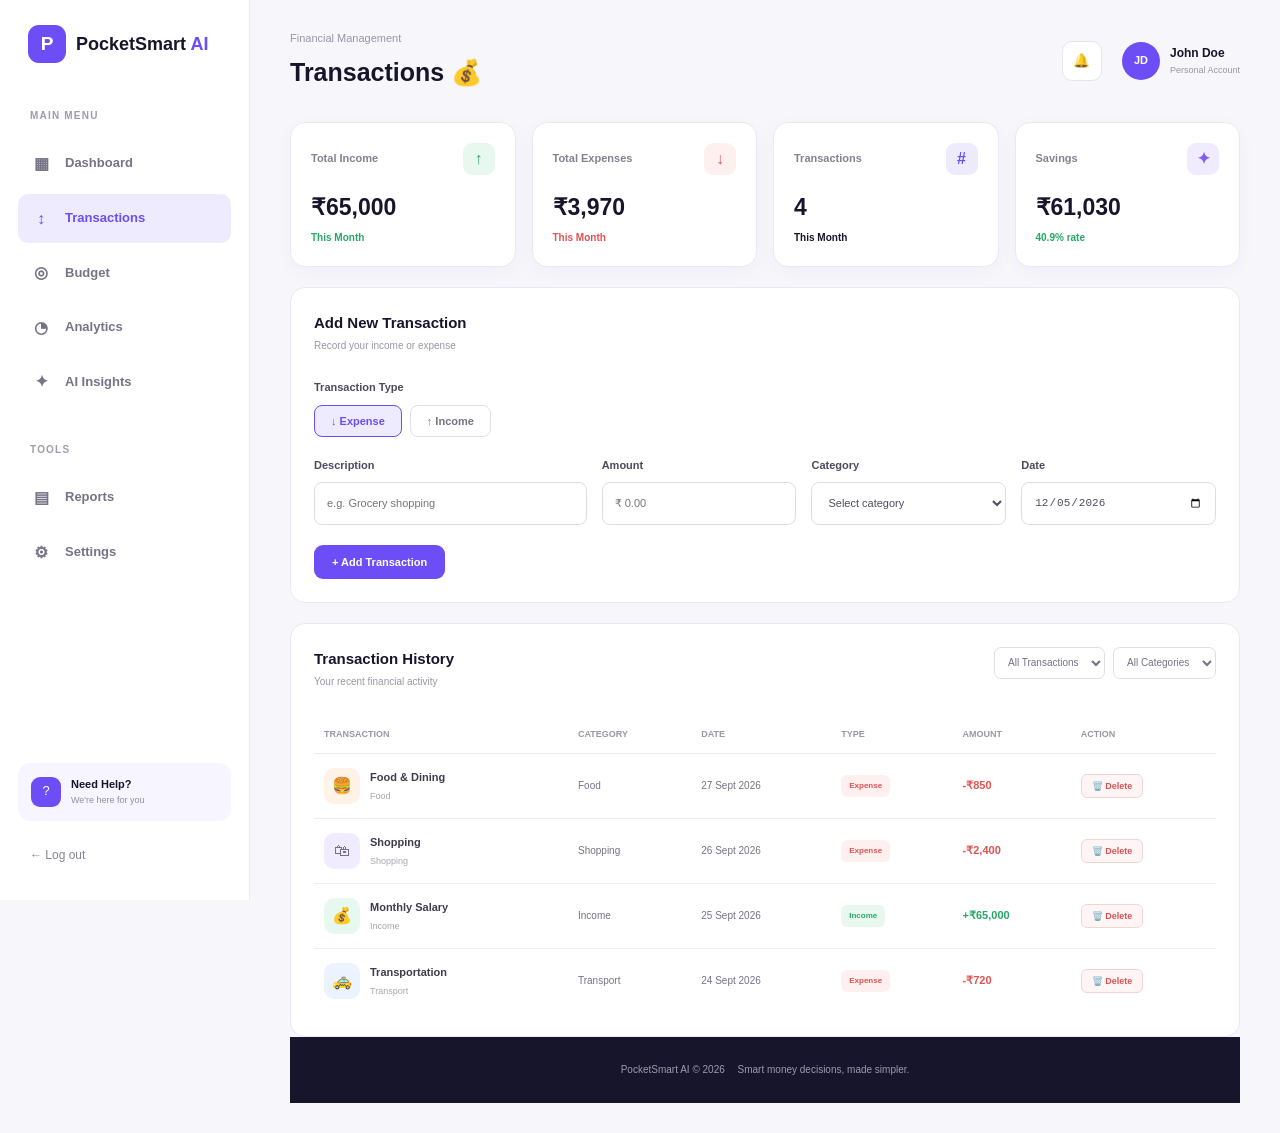
<file: frontend/transactions.html>
<!DOCTYPE html>
<html lang="en">

<head>

    <meta charset="UTF-8">

    <meta name="viewport"
        content="width=device-width, initial-scale=1.0">

    <title>Transactions | PocketSmart AI</title>

    <link rel="stylesheet" href="css/style.css">

</head>


<body class="dashboard-page">

    <!-- SIDEBAR -->

    <aside class="sidebar">

        <div class="sidebar-logo">

            <span class="logo-icon">P</span>

            <span>
                PocketSmart <strong>AI</strong>
            </span>

        </div>


        <nav class="sidebar-nav">

            <p class="nav-title">
                MAIN MENU
            </p>

            <a href="dashboard.html"
               class="sidebar-link">

                <span>▦</span>
                Dashboard

            </a>


            <a href="transactions.html"
               class="sidebar-link active">

                <span>↕</span>
                Transactions

            </a>


            <a href="#"
               class="sidebar-link">

                <span>◎</span>
                Budget

            </a>


            <a href="#"
               class="sidebar-link">

                <span>◔</span>
                Analytics

            </a>


            <a href="#"
               class="sidebar-link">

                <span>✦</span>
                AI Insights

            </a>


            <p class="nav-title second-title">
                TOOLS
            </p>


            <a href="#"
               class="sidebar-link">

                <span>▤</span>
                Reports

            </a>


            <a href="#"
               class="sidebar-link">

                <span>⚙</span>
                Settings

            </a>

        </nav>


        <div class="sidebar-bottom">

            <div class="sidebar-help">

                <span>?</span>

                <div>
                    <strong>Need Help?</strong>
                    <small>We're here for you</small>
                </div>

            </div>


            <a href="index.html"
               class="logout-link">

                ← Log out

            </a>

        </div>

    </aside>


    <!-- MAIN CONTENT -->

    <main class="dashboard-main">


        <!-- TOP BAR -->

        <header class="dashboard-topbar">

            <div>

                <p class="dashboard-date">
                    Financial Management
                </p>

                <h1>
                    Transactions 💰
                </h1>

            </div>


            <div class="dashboard-actions">

                <button class="notification-btn">
                    🔔
                </button>


                <div class="user-profile">

                    <div class="user-avatar">
                        JD
                    </div>

                    <div>

                        <strong>
                            John Doe
                        </strong>

                        <small>
                            Personal Account
                        </small>

                    </div>

                </div>

            </div>

        </header>


        <!-- SUMMARY -->

        <section class="summary-grid">

            <div class="summary-card">

                <div class="summary-card-top">

                    <span>
                        Total Income
                    </span>

                    <div class="summary-icon green">
                        ↑
                    </div>

                </div>

                <h2>
                    ₹65,000
                </h2>

                <p class="positive">
                    This Month
                </p>

            </div>


            <div class="summary-card">

                <div class="summary-card-top">

                    <span>
                        Total Expenses
                    </span>

                    <div class="summary-icon red">
                        ↓
                    </div>

                </div>

                <h2>
                    ₹38,420
                </h2>

                <p class="negative">
                    This Month
                </p>

            </div>


            <div class="summary-card">

                <div class="summary-card-top">

                    <span>
                        Transactions
                    </span>

                    <div class="summary-icon">
                        #
                    </div>

                </div>

                <h2>
                    24
                </h2>

                <p>
                    This Month
                </p>

            </div>


            <div class="summary-card">

                <div class="summary-card-top">

                    <span>
                        Savings
                    </span>

                    <div class="summary-icon purple">
                        ✦
                    </div>

                </div>

                <h2>
                    ₹26,580
                </h2>

                <p class="positive">
                    40.9% rate
                </p>

            </div>

        </section>


        <!-- ADD TRANSACTION -->

        <section class="transaction-form-card">

            <div class="card-header">

                <div>

                    <h3>
                        Add New Transaction
                    </h3>

                    <p>
                        Record your income or expense
                    </p>

                </div>

            </div>


            <form id="transactionForm"
                  class="transaction-form">


                <div class="transaction-type">

                    <label>
                        Transaction Type
                    </label>

                    <div class="type-buttons">

                        <button
                            type="button"
                            class="type-btn active"
                            data-type="expense">

                            ↓ Expense

                        </button>


                        <button
                            type="button"
                            class="type-btn"
                            data-type="income">

                            ↑ Income

                        </button>

                    </div>

                </div>


                <div class="form-row">


                    <div class="form-group">

                        <label for="transactionTitle">
                            Description
                        </label>

                        <input
                            type="text"
                            id="transactionTitle"
                            placeholder="e.g. Grocery shopping"
                            required
                        >

                    </div>


                    <div class="form-group">

                        <label for="transactionAmount">
                            Amount
                        </label>

                        <input
                            type="number"
                            id="transactionAmount"
                            placeholder="₹ 0.00"
                            min="1"
                            required
                        >

                    </div>


                    <div class="form-group">

                        <label for="transactionCategory">
                            Category
                        </label>

                        <select
                            id="transactionCategory"
                            required
                        >

                            <option value="">
                                Select category
                            </option>

                            <option value="food">
                                🍔 Food & Dining
                            </option>

                            <option value="shopping">
                                🛍 Shopping
                            </option>

                            <option value="transport">
                                🚕 Transportation
                            </option>

                            <option value="entertainment">
                                🎬 Entertainment
                            </option>

                            <option value="bills">
                                🧾 Bills & Utilities
                            </option>

                            <option value="health">
                                ❤️ Health
                            </option>

                            <option value="education">
                                📚 Education
                            </option>

                            <option value="other">
                                📦 Other
                            </option>

                        </select>

                    </div>


                    <div class="form-group">

                        <label for="transactionDate">
                            Date
                        </label>

                        <input
                            type="date"
                            id="transactionDate"
                            required
                        >

                    </div>

                </div>


                <button
                    type="submit"
                    class="add-transaction-btn"
                >

                    + Add Transaction

                </button>

            </form>

        </section>


        <!-- TRANSACTION HISTORY -->

        <section class="dashboard-card transaction-history">

            <div class="card-header">

                <div>

                    <h3>
                        Transaction History
                    </h3>

                    <p>
                        Your recent financial activity
                    </p>

                </div>


                <div class="transaction-filters">

                    <select id="filterType">

                        <option value="all">
                            All Transactions
                        </option>

                        <option value="income">
                            Income
                        </option>

                        <option value="expense">
                            Expenses
                        </option>

                    </select>


                    <select id="filterCategory">

                        <option value="all">
                            All Categories
                        </option>

                        <option value="food">
                            Food
                        </option>

                        <option value="shopping">
                            Shopping
                        </option>

                        <option value="transport">
                            Transport
                        </option>

                    </select>

                </div>

            </div>


            <!-- Table -->

            <div class="transaction-table-wrapper">

                <table class="transaction-table">

                    <thead>

                        <tr>

                            <th>
                                Transaction
                            </th>

                            <th>
                                Category
                            </th>

                            <th>
                                Date
                            </th>

                            <th>
                                Type
                            </th>

                           <th>
    Amount
</th>

<th>
    Action
</th>

                        </tr>

                    </thead>


                    <tbody id="transactionList">


                        <tr>

                            <td>

                                <div class="table-transaction">

                                    <div class="transaction-icon food">
                                        🍔
                                    </div>

                                    <div>

                                        <strong>
                                            Food & Dining
                                        </strong>

                                        <small>
                                            Restaurant
                                        </small>

                                    </div>

                                </div>

                            </td>


                            <td>
                                Food
                            </td>


                            <td>
                                Sep 27, 2026
                            </td>


                            <td>

                                <span class="type-expense">
                                    Expense
                                </span>

                            </td>


                            <td>

                                <strong class="expense">
                                    -₹850
                                </strong>

                            </td>

                        </tr>


                        <tr>

                            <td>

                                <div class="table-transaction">

                                    <div class="transaction-icon shopping">
                                        🛍
                                    </div>

                                    <div>

                                        <strong>
                                            Shopping
                                        </strong>

                                        <small>
                                            Clothing
                                        </small>

                                    </div>

                                </div>

                            </td>


                            <td>
                                Shopping
                            </td>


                            <td>
                                Sep 26, 2026
                            </td>


                            <td>

                                <span class="type-expense">
                                    Expense
                                </span>

                            </td>


                            <td>

                                <strong class="expense">
                                    -₹2,400
                                </strong>

                            </td>

                        </tr>


                        <tr>

                            <td>

                                <div class="table-transaction">

                                    <div class="transaction-icon salary">
                                        💰
                                    </div>

                                    <div>

                                        <strong>
                                            Monthly Salary
                                        </strong>

                                        <small>
                                            Salary
                                        </small>

                                    </div>

                                </div>

                            </td>


                            <td>
                                Income
                            </td>


                            <td>
                                Sep 25, 2026
                            </td>


                            <td>

                                <span class="type-income">
                                    Income
                                </span>

                            </td>


                            <td>

                                <strong class="income">
                                    +₹65,000
                                </strong>

                            </td>

                        </tr>


                        <tr>

                            <td>

                                <div class="table-transaction">

                                    <div class="transaction-icon transport">
                                        🚕
                                    </div>

                                    <div>

                                        <strong>
                                            Transportation
                                        </strong>

                                        <small>
                                            Cab
                                        </small>

                                    </div>

                                </div>

                            </td>


                            <td>
                                Transport
                            </td>


                            <td>
                                Sep 24, 2026
                            </td>


                            <td>

                                <span class="type-expense">
                                    Expense
                                </span>

                            </td>


                            <td>

                                <strong class="expense">
                                    -₹720
                                </strong>

                            </td>

                        </tr>


                    </tbody>

                </table>

            </div>

        </section>


        <footer class="dashboard-footer">

            PocketSmart AI © 2026

            <span>
                Smart money decisions, made simpler.
            </span>

        </footer>


    </main>


    <script src="js/app.js"></script>
<script src="js/transactions.js"></script>

</body>

</html>
</file>
<file: frontend/css/style.css>
/* ================================
   POCKETSMART AI
   Main Styles
================================ */


/* ---------- Global ---------- */

* {
    margin: 0;
    padding: 0;
    box-sizing: border-box;
}

html {
    scroll-behavior: smooth;
}

body {
    font-family: Arial, Helvetica, sans-serif;
    background: #f8f7ff;
    color: #17152b;
    line-height: 1.6;
}

a {
    text-decoration: none;
    color: inherit;
}


/* ---------- Navigation ---------- */

.navbar {
    width: 100%;
    height: 76px;

    display: flex;
    align-items: center;
    justify-content: space-between;

    padding: 0 7%;

    background: rgba(255, 255, 255, 0.95);

    border-bottom: 1px solid #eeeafc;

    position: sticky;
    top: 0;
    z-index: 1000;
}


/* Logo */

.logo {
    display: flex;
    align-items: center;
    gap: 10px;

    font-size: 20px;
    font-weight: 700;
}

.logo-icon {
    width: 38px;
    height: 38px;

    display: flex;
    align-items: center;
    justify-content: center;

    border-radius: 11px;

    background: #6c4df6;
    color: white;

    font-size: 19px;
    font-weight: 700;
}

.logo-text strong {
    color: #6c4df6;
}


/* Navigation Links */

.nav-links {
    display: flex;
    gap: 32px;
}

.nav-links a {
    color: #656176;
    font-size: 14px;
    font-weight: 500;

    transition: 0.3s;
}

.nav-links a:hover {
    color: #6c4df6;
}


/* Navigation Buttons */

.nav-buttons {
    display: flex;
    align-items: center;
    gap: 18px;
}

.login-btn {
    color: #4d4960;
    font-weight: 600;
    font-size: 14px;
}

.signup-btn {
    padding: 11px 20px;

    border-radius: 10px;

    background: #6c4df6;
    color: white;

    font-size: 14px;
    font-weight: 600;

    transition: 0.3s;
}

.signup-btn:hover {
    transform: translateY(-2px);
    box-shadow: 0 8px 20px rgba(108, 77, 246, 0.25);
}


/* ---------- Hero ---------- */

.hero {
    min-height: 680px;

    padding: 90px 7%;

    display: grid;
    grid-template-columns: 1fr 0.85fr;

    align-items: center;

    gap: 70px;

    background:
        radial-gradient(
            circle at 15% 20%,
            #eeeaff 0,
            transparent 35%
        );
}

.hero-content {
    max-width: 650px;
}

.hero-badge {
    display: inline-block;

    padding: 8px 14px;

    margin-bottom: 22px;

    border-radius: 30px;

    background: #eeebff;
    color: #6c4df6;

    font-size: 13px;
    font-weight: 600;
}

.hero h1 {
    font-size: clamp(42px, 5vw, 70px);

    line-height: 1.08;

    letter-spacing: -2px;

    margin-bottom: 25px;
}

.hero h1 span {
    color: #6c4df6;
}

.hero-content > p {
    max-width: 580px;

    color: #6d687d;

    font-size: 17px;

    margin-bottom: 32px;
}


/* Hero Buttons */

.hero-buttons {
    display: flex;
    gap: 15px;

    margin-bottom: 42px;
}

.primary-btn,
.secondary-btn {
    padding: 14px 22px;

    border-radius: 11px;

    font-size: 14px;
    font-weight: 600;

    transition: 0.3s;
}

.primary-btn {
    background: #6c4df6;
    color: white;

    box-shadow: 0 10px 25px rgba(108, 77, 246, 0.25);
}

.primary-btn:hover {
    transform: translateY(-3px);
}

.secondary-btn {
    background: white;
    border: 1px solid #ded9f5;
    color: #4d4960;
}

.secondary-btn:hover {
    border-color: #6c4df6;
    color: #6c4df6;
}


/* Hero Stats */

.hero-stats {
    display: flex;
    gap: 45px;
}

.stat {
    display: flex;
    flex-direction: column;
}

.stat strong {
    font-size: 21px;
}

.stat span {
    color: #817c91;
    font-size: 12px;
}


/* ---------- Dashboard Preview ---------- */

.dashboard-preview {
    background: white;

    border: 1px solid #ebe7f8;

    border-radius: 22px;

    padding: 25px;

    box-shadow:
        0 25px 60px rgba(45, 32, 100, 0.12);

    transform: rotate(1deg);
}

.dashboard-header {
    display: flex;
    justify-content: space-between;
    align-items: center;

    margin-bottom: 20px;
}

.dashboard-header small {
    color: #8b8798;
}

.dashboard-header h3 {
    font-size: 16px;
}

.profile-circle {
    width: 38px;
    height: 38px;

    border-radius: 50%;

    display: flex;
    align-items: center;
    justify-content: center;

    background: #eeeaff;
    color: #6c4df6;

    font-size: 11px;
    font-weight: 700;
}


/* Balance */

.balance-card {
    background: #6c4df6;

    color: white;

    border-radius: 16px;

    padding: 23px;

    margin-bottom: 15px;
}

.balance-card span {
    font-size: 12px;
    opacity: 0.8;
}

.balance-card h2 {
    font-size: 30px;
    margin: 5px 0;
}

.balance-card p {
    font-size: 12px;
    opacity: 0.85;
}


/* Mini Cards */

.mini-cards {
    display: grid;
    grid-template-columns: 1fr 1fr;

    gap: 12px;

    margin-bottom: 15px;
}

.mini-card {
    padding: 18px;

    background: #f8f7ff;

    border-radius: 14px;
}

.mini-card span,
.mini-card small {
    display: block;

    color: #817c91;

    font-size: 11px;
}

.mini-card strong {
    display: block;

    margin: 5px 0;

    font-size: 18px;
}


/* AI Insight */

.ai-insight {
    display: flex;
    gap: 12px;

    padding: 16px;

    background: #f2efff;

    border-radius: 14px;
}

.ai-icon {
    width: 35px;
    height: 35px;

    display: flex;
    align-items: center;
    justify-content: center;

    flex-shrink: 0;

    background: white;

    border-radius: 10px;
}

.ai-insight strong {
    font-size: 13px;
}

.ai-insight p {
    margin-top: 3px;

    color: #706b80;

    font-size: 11px;
}


/* ---------- Sections ---------- */

.features,
.how-it-works {
    padding: 100px 7%;
}

.section-heading {
    text-align: center;

    max-width: 650px;

    margin: 0 auto 55px;
}

.section-heading > span {
    color: #6c4df6;

    font-size: 12px;
    font-weight: 700;

    letter-spacing: 2px;
}

.section-heading h2 {
    font-size: 38px;

    line-height: 1.2;

    margin: 12px 0;
}

.section-heading h2 span {
    color: #6c4df6;
}

.section-heading p {
    color: #777287;
}


/* ---------- Feature Cards ---------- */

.feature-grid {
    max-width: 1100px;

    margin: auto;

    display: grid;

    grid-template-columns:
        repeat(4, 1fr);

    gap: 18px;
}

.feature-card {
    padding: 28px;

    background: white;

    border: 1px solid #ece8f7;

    border-radius: 17px;

    transition: 0.3s;
}

.feature-card:hover {
    transform: translateY(-6px);

    box-shadow:
        0 15px 35px rgba(40, 25, 90, 0.09);
}

.feature-icon {
    width: 48px;
    height: 48px;

    display: flex;
    align-items: center;
    justify-content: center;

    background: #eeebff;

    border-radius: 13px;

    font-size: 22px;

    margin-bottom: 18px;
}

.feature-card h3 {
    font-size: 17px;

    margin-bottom: 8px;
}

.feature-card p {
    color: #7b7688;

    font-size: 13px;
}


/* ---------- How It Works ---------- */

.how-it-works {
    background: white;
}

.steps {
    max-width: 950px;

    margin: auto;

    display: grid;

    grid-template-columns:
        repeat(3, 1fr);

    gap: 25px;
}

.step {
    text-align: center;

    padding: 30px;
}

.step-number {
    width: 60px;
    height: 60px;

    display: flex;
    align-items: center;
    justify-content: center;

    margin: 0 auto 20px;

    border-radius: 50%;

    background: #6c4df6;

    color: white;

    font-size: 14px;
    font-weight: 700;
}

.step h3 {
    margin-bottom: 8px;
}

.step p {
    color: #777287;

    font-size: 14px;
}


/* ---------- Footer ---------- */

footer {
    background: #17152b;

    color: white;

    padding: 60px 7% 25px;
}

.footer-content {
    max-width: 1100px;

    margin: auto;

    display: grid;

    grid-template-columns:
        2fr 1fr 1fr;

    gap: 60px;
}

.footer-content p {
    color: #a7a2b7;

    max-width: 300px;

    margin-top: 15px;

    font-size: 13px;
}

.footer-content h4 {
    margin-bottom: 15px;
}

.footer-content a {
    display: block;

    color: #a7a2b7;

    font-size: 13px;

    margin-bottom: 8px;
}

.copyright {
    max-width: 1100px;

    margin: 50px auto 0;

    padding-top: 20px;

    border-top: 1px solid #302d48;

    color: #858096;

    font-size: 12px;

    text-align: center;
}


/* ---------- Responsive ---------- */

@media (max-width: 900px) {

    .nav-links {
        display: none;
    }

    .hero {
        grid-template-columns: 1fr;

        text-align: center;
    }

    .hero-content {
        margin: auto;
    }

    .hero-buttons,
    .hero-stats {
        justify-content: center;
    }

    .dashboard-preview {
        max-width: 550px;

        width: 100%;

        margin: auto;
    }

    .feature-grid {
        grid-template-columns:
            repeat(2, 1fr);
    }
}


@media (max-width: 600px) {

    .navbar {
        padding: 0 5%;
    }

    .logo-text {
        font-size: 16px;
    }

    .login-btn {
        display: none;
    }

    .signup-btn {
        padding: 9px 13px;
    }

    .hero {
        padding: 70px 5%;
    }

    .hero h1 {
        font-size: 42px;
    }

    .hero-buttons {
        flex-direction: column;
    }

    .hero-stats {
        gap: 20px;
    }

    .features,
    .how-it-works {
        padding: 70px 5%;
    }

    .section-heading h2 {
        font-size: 30px;
    }

    .feature-grid,
    .steps {
        grid-template-columns: 1fr;
    }

    .footer-content {
        grid-template-columns: 1fr;
    }
}
/* ========================================
   AUTHENTICATION PAGES
======================================== */


/* ---------- Auth Page ---------- */

.auth-page {
    min-height: 100vh;

    background:
        radial-gradient(
            circle at 10% 20%,
            #eeeaff 0,
            transparent 35%
        ),
        #f8f7ff;

    display: flex;
    flex-direction: column;
}


/* ---------- Back Home ---------- */

.back-home {
    position: absolute;

    top: 25px;
    left: 35px;

    color: #686377;

    font-size: 14px;
    font-weight: 600;

    transition: 0.3s;
}

.back-home:hover {
    color: #6c4df6;
}


/* ---------- Main Auth Container ---------- */

.auth-container {
    width: 90%;
    max-width: 1100px;

    margin: auto;

    display: grid;

    grid-template-columns:
        1fr 1fr;

    gap: 70px;

    align-items: center;

    padding: 70px 0;
}


/* ---------- Auth Information ---------- */

.auth-info {
    padding: 30px;
}


.auth-logo {
    display: flex;
    align-items: center;

    gap: 10px;

    font-size: 21px;
    font-weight: 700;

    margin-bottom: 70px;
}


.auth-logo strong {
    color: #6c4df6;
}


.auth-info-content {
    max-width: 500px;
}


.auth-badge {
    display: inline-block;

    padding: 8px 14px;

    border-radius: 30px;

    background: #eeebff;

    color: #6c4df6;

    font-size: 12px;
    font-weight: 700;

    margin-bottom: 20px;
}


.auth-info h1 {
    font-size: 50px;

    line-height: 1.1;

    letter-spacing: -1.5px;

    margin-bottom: 20px;
}


.auth-info h1 span {
    color: #6c4df6;
}


.auth-info-content > p {
    color: #716c80;

    font-size: 16px;

    max-width: 480px;

    margin-bottom: 30px;
}


/* ---------- Benefits ---------- */

.auth-benefits {
    display: flex;
    flex-direction: column;

    gap: 14px;
}


.auth-benefits div {
    display: flex;
    align-items: center;

    gap: 10px;

    color: #514c60;

    font-size: 14px;
    font-weight: 500;
}


.auth-benefits span {
    width: 24px;
    height: 24px;

    display: flex;
    align-items: center;
    justify-content: center;

    border-radius: 50%;

    background: #e9e5ff;

    color: #6c4df6;

    font-size: 12px;
    font-weight: 700;
}


/* ---------- Login Card ---------- */

.login-card {
    background: white;

    padding: 40px;

    border-radius: 22px;

    border: 1px solid #ebe7f7;

    box-shadow:
        0 25px 60px rgba(45, 32, 100, 0.10);
}


.login-header {
    margin-bottom: 30px;
}


.login-header h2 {
    font-size: 27px;

    margin-bottom: 7px;
}


.login-header p {
    color: #858091;

    font-size: 13px;
}


/* ---------- Form ---------- */

.form-group {
    margin-bottom: 20px;
}


.form-group label {
    display: block;

    color: #383447;

    font-size: 13px;

    font-weight: 600;

    margin-bottom: 8px;
}


.form-group input[type="email"],
.form-group input[type="password"] {
    width: 100%;

    height: 48px;

    padding: 0 15px;

    border: 1px solid #ded9ec;

    border-radius: 10px;

    outline: none;

    font-size: 14px;

    color: #292538;

    transition: 0.3s;
}


.form-group input:focus {
    border-color: #6c4df6;

    box-shadow:
        0 0 0 3px rgba(108, 77, 246, 0.10);
}


/* ---------- Password Label ---------- */

.password-label {
    display: flex;

    justify-content: space-between;

    align-items: center;
}


.password-label a {
    color: #6c4df6;

    font-size: 12px;

    font-weight: 600;
}


/* ---------- Remember ---------- */

.remember-row {
    margin-bottom: 20px;
}


.remember-row label {
    display: flex;
    align-items: center;

    gap: 8px;

    color: #777184;

    font-size: 12px;
}


/* ---------- Login Submit ---------- */

.login-submit {
    width: 100%;

    height: 50px;

    border: none;

    border-radius: 10px;

    background: #6c4df6;

    color: white;

    font-size: 14px;

    font-weight: 700;

    cursor: pointer;

    transition: 0.3s;
}


.login-submit:hover {
    transform: translateY(-2px);

    box-shadow:
        0 10px 25px rgba(108, 77, 246, 0.25);
}


/* ---------- Divider ---------- */

.auth-divider {
    display: flex;

    align-items: center;

    gap: 12px;

    margin: 25px 0;

    color: #aaa5b5;

    font-size: 11px;
}


.auth-divider::before,
.auth-divider::after {
    content: "";

    flex: 1;

    height: 1px;

    background: #ebe7f0;
}


/* ---------- Social Buttons ---------- */

.social-buttons {
    display: grid;

    grid-template-columns: 1fr 1fr;

    gap: 12px;
}


.social-btn {
    height: 45px;

    background: white;

    border: 1px solid #ded9ec;

    border-radius: 9px;

    color: #4e495c;

    font-size: 13px;

    font-weight: 600;

    cursor: pointer;

    transition: 0.3s;
}


.social-btn:hover {
    border-color: #6c4df6;

    color: #6c4df6;
}


/* ---------- Register Text ---------- */

.register-text {
    margin-top: 25px;

    text-align: center;

    color: #858091;

    font-size: 12px;
}


.register-text a {
    color: #6c4df6;

    font-weight: 700;
}


/* ---------- Auth Responsive ---------- */

@media (max-width: 800px) {

    .auth-container {
        grid-template-columns: 1fr;

        max-width: 550px;

        gap: 20px;

        padding-top: 80px;
    }

    .auth-info {
        text-align: center;

        padding: 10px;
    }

    .auth-logo {
        justify-content: center;

        margin-bottom: 35px;
    }

    .auth-info h1 {
        font-size: 40px;
    }

    .auth-info-content {
        margin: auto;
    }

    .auth-benefits {
        align-items: center;
    }

}


@media (max-width: 500px) {

    .auth-container {
        width: 94%;
    }

    .login-card {
        padding: 25px;
    }

    .auth-info h1 {
        font-size: 34px;
    }

    .back-home {
        left: 20px;
    }

}
/* ========================================
   DASHBOARD
======================================== */

.dashboard-page {
    background: #f7f6fb;

    min-height: 100vh;

    display: flex;
}


/* ---------- Sidebar ---------- */

.sidebar {
    width: 250px;

    min-height: 100vh;

    position: fixed;

    left: 0;
    top: 0;

    display: flex;
    flex-direction: column;

    background: white;

    border-right: 1px solid #ebe8f3;

    padding: 25px 18px;
}


/* Sidebar Logo */

.sidebar-logo {
    display: flex;

    align-items: center;

    gap: 10px;

    padding: 0 10px;

    font-size: 18px;

    font-weight: 700;

    margin-bottom: 45px;
}

.sidebar-logo strong {
    color: #6c4df6;
}


/* Sidebar Navigation */

.sidebar-nav {
    display: flex;

    flex-direction: column;

    gap: 5px;
}


.nav-title {
    color: #a09bab;

    font-size: 10px;

    font-weight: 700;

    letter-spacing: 1.2px;

    padding: 0 12px;

    margin-bottom: 10px;
}


.second-title {
    margin-top: 30px;
}


.sidebar-link {
    display: flex;

    align-items: center;

    gap: 13px;

    padding: 12px;

    border-radius: 10px;

    color: #777285;

    font-size: 13px;

    font-weight: 600;

    transition: 0.3s;
}


.sidebar-link span {
    width: 22px;

    text-align: center;

    font-size: 16px;
}


.sidebar-link:hover {
    background: #f1efff;

    color: #6c4df6;
}


.sidebar-link.active {
    background: #eeebff;

    color: #6c4df6;
}


/* Sidebar Bottom */

.sidebar-bottom {
    margin-top: auto;
}


.sidebar-help {
    display: flex;

    align-items: center;

    gap: 10px;

    padding: 13px;

    background: #f7f5ff;

    border-radius: 12px;

    margin-bottom: 15px;
}


.sidebar-help > span {
    width: 30px;
    height: 30px;

    display: flex;

    align-items: center;
    justify-content: center;

    border-radius: 9px;

    background: #6c4df6;

    color: white;

    font-size: 13px;
}


.sidebar-help strong,
.sidebar-help small {
    display: block;
}


.sidebar-help strong {
    font-size: 11px;
}


.sidebar-help small {
    color: #938ea0;

    font-size: 9px;
}


.logout-link {
    display: block;

    padding: 10px 12px;

    color: #888393;

    font-size: 12px;
}


/* ---------- Main ---------- */

.dashboard-main {
    width: calc(100% - 250px);

    margin-left: 250px;

    padding: 30px 40px;

    min-height: 100vh;
}


/* ---------- Topbar ---------- */

.dashboard-topbar {
    display: flex;

    align-items: center;

    justify-content: space-between;

    margin-bottom: 30px;
}


.dashboard-date {
    color: #9a95a5;

    font-size: 11px;

    margin-bottom: 4px;
}


.dashboard-topbar h1 {
    font-size: 25px;
}


.dashboard-actions {
    display: flex;

    align-items: center;

    gap: 20px;
}


.notification-btn {
    width: 40px;
    height: 40px;

    border: 1px solid #e7e3ef;

    background: white;

    border-radius: 10px;

    cursor: pointer;
}


.user-profile {
    display: flex;

    align-items: center;

    gap: 10px;
}


.user-avatar {
    width: 38px;
    height: 38px;

    display: flex;

    align-items: center;
    justify-content: center;

    border-radius: 50%;

    background: #6c4df6;

    color: white;

    font-size: 11px;

    font-weight: 700;
}


.user-profile strong,
.user-profile small {
    display: block;
}


.user-profile strong {
    font-size: 12px;
}


.user-profile small {
    color: #9994a5;

    font-size: 9px;
}


/* ---------- Summary Cards ---------- */

.summary-grid {
    display: grid;

    grid-template-columns:
        repeat(4, 1fr);

    gap: 16px;

    margin-bottom: 20px;
}


.summary-card {
    background: white;

    border: 1px solid #ebe7f4;

    border-radius: 15px;

    padding: 20px;

    box-shadow:
        0 5px 20px rgba(40, 25, 90, 0.03);
}


.summary-card-top {
    display: flex;

    justify-content: space-between;

    align-items: center;

    margin-bottom: 14px;
}


.summary-card-top > span {
    color: #858091;

    font-size: 11px;

    font-weight: 600;
}


.summary-icon {
    width: 32px;
    height: 32px;

    display: flex;

    align-items: center;
    justify-content: center;

    border-radius: 9px;

    background: #eeebff;

    color: #6c4df6;

    font-weight: 700;
}


.summary-icon.green {
    background: #e8f8ef;

    color: #27a866;
}


.summary-icon.red {
    background: #fff0f0;

    color: #e05252;
}


.summary-icon.purple {
    background: #f1ebff;

    color: #845cf7;
}


.summary-card h2 {
    font-size: 23px;

    margin-bottom: 5px;
}


.summary-card p {
    font-size: 10px;

    font-weight: 700;
}


.summary-card p span {
    color: #a09bab;

    font-weight: 400;

    margin-left: 3px;
}


.positive {
    color: #27a866;
}


.negative {
    color: #e05252;
}


/* ---------- Dashboard Grid ---------- */

.dashboard-grid {
    display: grid;

    grid-template-columns:
        1.6fr 1fr;

    gap: 20px;

    margin-bottom: 20px;
}


.dashboard-card {
    background: white;

    border: 1px solid #ebe7f4;

    border-radius: 15px;

    padding: 23px;
}


.card-header {
    display: flex;

    align-items: flex-start;

    justify-content: space-between;

    margin-bottom: 25px;
}


.card-header h3 {
    font-size: 15px;

    margin-bottom: 3px;
}


.card-header p {
    color: #9a95a5;

    font-size: 10px;
}


.card-header a {
    color: #6c4df6;

    font-size: 11px;

    font-weight: 700;
}


.card-header select {
    padding: 7px 10px;

    border: 1px solid #e3dfeb;

    border-radius: 7px;

    background: white;

    color: #696477;

    font-size: 10px;

    outline: none;
}


/* ---------- Chart ---------- */

.chart-area {
    height: 190px;

    display: flex;

    flex-direction: column;

    justify-content: flex-end;
}


.chart-line {
    height: 150px;

    display: flex;

    align-items: flex-end;

    justify-content: space-around;

    gap: 15px;

    border-bottom: 1px solid #ece9f2;
}


.chart-line span {
    width: 10%;

    max-width: 45px;

    border-radius: 7px 7px 0 0;

    background: #8b72f8;

    transition: 0.3s;
}


.chart-line span:hover {
    background: #6c4df6;

    transform: scaleY(1.05);
}


.chart-labels {
    display: flex;

    justify-content: space-around;

    padding-top: 9px;

    color: #aaa5b4;

    font-size: 9px;
}


/* ---------- AI Insight ---------- */

.insight-card {
    background:
        linear-gradient(
            145deg,
            #f5f2ff,
            #ffffff
        );
}


.insight-main {
    text-align: center;

    padding: 5px 10px;
}


.big-insight-icon {
    width: 52px;
    height: 52px;

    display: flex;

    align-items: center;
    justify-content: center;

    margin: 0 auto 14px;

    border-radius: 15px;

    background: #6c4df6;

    color: white;

    font-size: 22px;
}


.insight-main h4 {
    font-size: 16px;

    margin-bottom: 8px;
}


.insight-main > p {
    color: #777184;

    font-size: 11px;

    line-height: 1.7;

    margin-bottom: 18px;
}


.insight-saving {
    display: flex;

    flex-direction: column;

    margin-bottom: 18px;
}


.insight-saving strong {
    color: #6c4df6;

    font-size: 24px;
}


.insight-saving span {
    color: #9994a4;

    font-size: 10px;
}


.insight-btn {
    width: 100%;

    padding: 11px;

    border: none;

    border-radius: 9px;

    background: #6c4df6;

    color: white;

    font-size: 11px;

    font-weight: 700;

    cursor: pointer;
}


/* ---------- Transactions ---------- */

.transaction-list {
    display: flex;

    flex-direction: column;
}


.transaction-item {
    display: flex;

    align-items: center;

    justify-content: space-between;

    padding: 12px 0;

    border-bottom: 1px solid #f0edf5;
}


.transaction-item:last-child {
    border-bottom: none;
}


.transaction-left {
    display: flex;

    align-items: center;

    gap: 12px;
}


.transaction-icon {
    width: 36px;
    height: 36px;

    display: flex;

    align-items: center;
    justify-content: center;

    border-radius: 10px;

    background: #f2efff;

    font-size: 16px;
}


.transaction-icon.food {
    background: #fff2e7;
}


.transaction-icon.shopping {
    background: #f1ebff;
}


.transaction-icon.salary {
    background: #e7f8ef;
}


.transaction-icon.transport {
    background: #eaf3ff;
}


.transaction-left strong,
.transaction-left small {
    display: block;
}


.transaction-left strong {
    font-size: 11px;
}


.transaction-left small {
    color: #a19bab;

    font-size: 9px;

    margin-top: 2px;
}


.expense {
    color: #e05252;

    font-size: 11px;
}


.income {
    color: #27a866;

    font-size: 11px;
}


/* ---------- Budget ---------- */

.budget-item {
    margin-bottom: 20px;
}


.budget-info {
    display: flex;

    justify-content: space-between;

    margin-bottom: 7px;

    font-size: 10px;
}


.budget-info span {
    color: #656071;
}


.budget-info strong {
    color: #777184;

    font-size: 9px;
}


.progress-bar {
    width: 100%;

    height: 7px;

    background: #efedf4;

    border-radius: 20px;

    overflow: hidden;
}


.progress {
    height: 100%;

    border-radius: 20px;

    background: #6c4df6;
}


.food-progress {
    width: 82%;
}


.shopping-progress {
    width: 94%;
}


.transport-progress {
    width: 64%;
}


.entertainment-progress {
    width: 70%;
}


/* ---------- Footer ---------- */

.dashboard-footer {
    padding: 25px 0;

    color: #a09baa;

    font-size: 10px;

    text-align: center;
}


.dashboard-footer span {
    margin-left: 10px;
}


/* ---------- Dashboard Responsive ---------- */

@media (max-width: 1100px) {

    .summary-grid {
        grid-template-columns:
            repeat(2, 1fr);
    }

}


@media (max-width: 850px) {

    .sidebar {
        width: 75px;

        padding: 20px 10px;
    }


    .sidebar-logo span:not(.logo-icon),
    .sidebar-link:not(.active) {
        font-size: 0;
    }


    .sidebar-link span {
        font-size: 16px;
    }


    .sidebar-logo {
        justify-content: center;
    }


    .sidebar-help,
    .logout-link {
        display: none;
    }


    .dashboard-main {
        width: calc(100% - 75px);

        margin-left: 75px;

        padding: 25px;
    }


    .dashboard-grid {
        grid-template-columns: 1fr;
    }

}


@media (max-width: 600px) {

    .dashboard-main {
        padding: 18px;
    }


    .dashboard-topbar {
        align-items: flex-start;

        gap: 15px;
    }


    .dashboard-topbar h1 {
        font-size: 20px;
    }


    .dashboard-actions {
        gap: 8px;
    }


    .user-profile > div:last-child {
        display: none;
    }


    .summary-grid {
        grid-template-columns: 1fr;
    }


    .dashboard-grid {
        grid-template-columns: 1fr;
    }

}
/* ========================================
   TRANSACTIONS PAGE
======================================== */


/* ---------- Add Transaction Card ---------- */

.transaction-form-card {
    background: white;

    border: 1px solid #ebe7f4;

    border-radius: 15px;

    padding: 23px;

    margin-bottom: 20px;
}


.transaction-form {
    margin-top: 10px;
}


/* ---------- Transaction Type ---------- */

.transaction-type {
    margin-bottom: 20px;
}


.transaction-type > label {
    display: block;

    color: #4e495c;

    font-size: 11px;

    font-weight: 700;

    margin-bottom: 8px;
}


.type-buttons {
    display: flex;

    gap: 8px;
}


.type-btn {
    padding: 9px 16px;

    border: 1px solid #e2deeb;

    border-radius: 8px;

    background: white;

    color: #777184;

    font-size: 11px;

    font-weight: 600;

    cursor: pointer;

    transition: 0.3s;
}


.type-btn.active {
    background: #eeebff;

    border-color: #6c4df6;

    color: #6c4df6;
}


.type-btn:hover {
    border-color: #6c4df6;

    color: #6c4df6;
}


/* ---------- Form Row ---------- */

.form-row {
    display: grid;

    grid-template-columns:
        1.4fr
        1fr
        1fr
        1fr;

    gap: 15px;

    align-items: end;
}


.transaction-form .form-group {
    margin-bottom: 0;
}


.transaction-form .form-group label {
    display: block;

    color: #4e495c;

    font-size: 11px;

    font-weight: 700;

    margin-bottom: 7px;
}


.transaction-form input,
.transaction-form select {
    width: 100%;

    height: 43px;

    padding: 0 12px;

    border: 1px solid #dfdbe8;

    border-radius: 8px;

    background: white;

    color: #514c5e;

    font-size: 11px;

    outline: none;
}


.transaction-form input:focus,
.transaction-form select:focus {
    border-color: #6c4df6;

    box-shadow:
        0 0 0 3px rgba(108, 77, 246, 0.08);
}


/* ---------- Add Button ---------- */

.add-transaction-btn {
    margin-top: 20px;

    padding: 11px 18px;

    border: none;

    border-radius: 9px;

    background: #6c4df6;

    color: white;

    font-size: 11px;

    font-weight: 700;

    cursor: pointer;

    transition: 0.3s;
}


.add-transaction-btn:hover {
    transform: translateY(-2px);

    box-shadow:
        0 8px 20px rgba(108, 77, 246, 0.20);
}


/* ---------- Transaction Filters ---------- */

.transaction-filters {
    display: flex;

    gap: 8px;
}


.transaction-filters select {
    height: 32px;

    padding: 0 9px;

    border: 1px solid #e1ddea;

    border-radius: 7px;

    background: white;

    color: #777184;

    font-size: 10px;

    outline: none;
}


/* ---------- Transaction Table ---------- */

.transaction-table-wrapper {
    overflow-x: auto;
}


.transaction-table {
    width: 100%;

    border-collapse: collapse;

    min-width: 700px;
}


.transaction-table th {
    padding: 12px 10px;

    border-bottom: 1px solid #eeeaf3;

    color: #9b96a5;

    font-size: 9px;

    font-weight: 700;

    text-align: left;

    text-transform: uppercase;
}


.transaction-table td {
    padding: 14px 10px;

    border-bottom: 1px solid #f0edf5;

    color: #777184;

    font-size: 10px;
}


.transaction-table tbody tr:hover {
    background: #faf9fd;
}


.transaction-table tbody tr:last-child td {
    border-bottom: none;
}


/* ---------- Table Transaction ---------- */

.table-transaction {
    display: flex;

    align-items: center;

    gap: 10px;
}


.table-transaction strong,
.table-transaction small {
    display: block;
}


.table-transaction strong {
    color: #403b4d;

    font-size: 11px;
}


.table-transaction small {
    color: #aaa5b3;

    font-size: 9px;

    margin-top: 2px;
}


/* ---------- Type Labels ---------- */

.type-expense,
.type-income {
    display: inline-block;

    padding: 5px 8px;

    border-radius: 6px;

    font-size: 8px;

    font-weight: 700;
}


.type-expense {
    background: #fff0f0;

    color: #e05252;
}


.type-income {
    background: #e8f8ef;

    color: #27a866;
}


/* ---------- Transaction Responsive ---------- */

@media (max-width: 1000px) {

    .form-row {
        grid-template-columns:
            1fr 1fr;
    }

}


@media (max-width: 650px) {

    .form-row {
        grid-template-columns: 1fr;
    }


    .transaction-filters {
        flex-direction: column;
    }


    .card-header {
        gap: 15px;

        flex-direction: column;
    }

}
/* ========================================
   DELETE TRANSACTION BUTTON
======================================== */

.delete-transaction-btn {

    padding: 6px 10px;

    border: 1px solid #f0d5d5;

    border-radius: 6px;

    background: #fff5f5;

    color: #d95353;

    font-size: 9px;

    font-weight: 700;

    cursor: pointer;

    transition: 0.3s;

}

.delete-transaction-btn:hover {

    background: #ffe8e8;

    border-color: #e05252;

}
/* ========================================
   BUDGET PAGE
======================================== */


/* ---------- Budget Grid ---------- */

.budget-grid {

    display: grid;

    grid-template-columns:
        repeat(2, 1fr);

    gap: 15px;

}


/* ---------- Budget Card ---------- */

.budget-card {

    padding: 18px;

    border: 1px solid #eeeaf3;

    border-radius: 12px;

    background: #ffffff;

}


.budget-card-top {

    display: flex;

    align-items: center;

    justify-content: space-between;

    margin-bottom: 18px;

}


.budget-category {

    display: flex;

    align-items: center;

    gap: 10px;

}


.budget-icon {

    width: 38px;

    height: 38px;

    display: flex;

    align-items: center;

    justify-content: center;

    border-radius: 10px;

    font-size: 16px;

}


.budget-icon.food {
    background: #fff1e8;
}


.budget-icon.shopping {
    background: #f0ebff;
}


.budget-icon.transport {
    background: #eaf7ff;
}


.budget-icon.entertainment {
    background: #fff0f5;
}


.budget-icon.bills {
    background: #fff8e5;
}


.budget-icon.health {
    background: #ffecef;
}


.budget-category strong,
.budget-category small {

    display: block;

}


.budget-category strong {

    color: #403b4d;

    font-size: 11px;

}


.budget-category small {

    color: #aaa5b3;

    font-size: 9px;

    margin-top: 3px;

}


.budget-percent {

    color: #6c4df6;

    font-size: 11px;

    font-weight: 700;

}


/* ---------- Budget Amount ---------- */

.budget-amounts {

    display: flex;

    align-items: center;

    justify-content: space-between;

    margin-bottom: 9px;

}


.budget-amounts strong {

    color: #403b4d;

    font-size: 13px;

}


.budget-amounts span {

    color: #aaa5b3;

    font-size: 9px;

}


/* ---------- Progress Bar ---------- */

.budget-progress {

    width: 100%;

    height: 7px;

    background: #eeeaf4;

    border-radius: 20px;

    overflow: hidden;

}


.budget-progress-fill {

    height: 100%;

    background: #6c4df6;

    border-radius: 20px;

}


.budget-progress-fill.warning {

    background: #f2a93b;

}


.budget-progress-fill.danger {

    background: #e05252;

}


/* ---------- Budget Status ---------- */

.budget-status {

    margin-top: 9px;

    color: #27a866;

    font-size: 9px;

    font-weight: 600;

}


.warning-text {

    color: #d89225;

}


.danger-text {

    color: #d95353;

}


/* ---------- Budget Section ---------- */

.budget-section {

    margin-bottom: 20px;

}


/* ---------- AI Budget Card ---------- */

.ai-insight-card {

    display: flex;

    align-items: center;

    gap: 15px;

    padding: 20px;

    margin-bottom: 20px;

    border: 1px solid #ddd6ff;

    border-radius: 14px;

    background: #f8f6ff;

}


.ai-insight-icon {

    width: 42px;

    height: 42px;

    flex-shrink: 0;

    display: flex;

    align-items: center;

    justify-content: center;

    border-radius: 12px;

    background: #6c4df6;

    color: white;

    font-size: 18px;

}


.ai-insight-content span {

    color: #6c4df6;

    font-size: 8px;

    font-weight: 800;

    letter-spacing: 1px;

}


.ai-insight-content h3 {

    margin: 4px 0;

    color: #403b4d;

    font-size: 13px;

}


.ai-insight-content p {

    margin: 0;

    color: #817b8d;

    font-size: 10px;

    line-height: 1.6;

}


/* ---------- Budget Responsive ---------- */

@media (max-width: 750px) {

    .budget-grid {

        grid-template-columns: 1fr;

    }


    .ai-insight-card {

        align-items: flex-start;

    }

}
/* ========================================
   BUDGET DELETE BUTTON
======================================== */

.delete-budget-btn {

    border: none;

    background: #fff1f1;

    color: #d95353;

    width: 28px;

    height: 28px;

    border-radius: 7px;

    cursor: pointer;

    font-size: 11px;

    transition: 0.3s;

}


.delete-budget-btn:hover {

    background: #ffe2e2;

}


/* ---------- Empty Budget ---------- */

.budget-empty {

    grid-column: 1 / -1;

    padding: 30px;

    text-align: center;

    border: 1px dashed #ddd7eb;

    border-radius: 12px;

}


.budget-empty strong {

    display: block;

    color: #403b4d;

    font-size: 12px;

}


.budget-empty p {

    margin-top: 6px;

    color: #9993a5;

    font-size: 10px;

}
/* ========================================
   ANALYTICS PAGE
======================================== */

.analytics-grid {

    display: grid;

    grid-template-columns: 1fr 1fr;

    gap: 20px;

    margin-bottom: 20px;

}


.analytics-card {

    min-height: 350px;

}


/* ---------- Category Chart ---------- */

.category-chart {

    margin-top: 10px;

}


.category-row {

    display: flex;

    align-items: center;

    justify-content: space-between;

    margin-top: 15px;

}


.category-label {

    display: flex;

    align-items: center;

    gap: 8px;

    color: #686273;

    font-size: 10px;

}


.category-row strong {

    color: #403b4d;

    font-size: 10px;

}


.category-dot {

    width: 8px;

    height: 8px;

    border-radius: 50%;

    display: inline-block;

}


.food-dot {
    background: #6c4df6;
}

.shopping-dot {
    background: #8c72f7;
}

.transport-dot {
    background: #a58df9;
}

.bills-dot {
    background: #b9a6fa;
}

.entertainment-dot {
    background: #cabdfc;
}


.analytics-bar {

    width: 100%;

    height: 6px;

    margin-top: 7px;

    background: #eeeaf4;

    border-radius: 10px;

    overflow: hidden;

}


.analytics-bar-fill {

    height: 100%;

    background: #6c4df6;

    border-radius: 10px;

}


/* ---------- Comparison Chart ---------- */

.comparison-chart {

    height: 230px;

    display: flex;

    align-items: flex-end;

    justify-content: space-around;

    padding: 20px 10px 0;

    border-bottom: 1px solid #eeeaf3;

}


.chart-month {

    height: 100%;

    display: flex;

    flex-direction: column;

    justify-content: flex-end;

    align-items: center;

    gap: 8px;

}


.chart-bars {

    height: 190px;

    display: flex;

    align-items: flex-end;

    gap: 5px;

}


.chart-income,
.chart-expense {

    width: 14px;

    border-radius: 5px 5px 0 0;

}


.chart-income {

    background: #6c4df6;

}


.chart-expense {

    background: #d8d1f9;

}


.chart-month span {

    color: #9993a5;

    font-size: 9px;

}


.chart-legend {

    display: flex;

    justify-content: center;

    gap: 20px;

    margin-top: 15px;

}


.chart-legend span {

    display: flex;

    align-items: center;

    gap: 6px;

    color: #777184;

    font-size: 9px;

}


.chart-legend i {

    width: 8px;

    height: 8px;

    display: inline-block;

    border-radius: 2px;

}


.legend-income {
    background: #6c4df6;
}


.legend-expense {
    background: #d8d1f9;
}


/* ---------- Bottom Grid ---------- */

.analytics-bottom-grid {

    display: grid;

    grid-template-columns: 1.5fr 1fr;

    gap: 20px;

    margin-bottom: 20px;

}


/* ---------- Insights ---------- */

.insight-list {

    margin-top: 5px;

}


.analytics-insight {

    display: flex;

    gap: 12px;

    padding: 15px 0;

    border-bottom: 1px solid #f0edf5;

}


.analytics-insight:last-child {

    border-bottom: none;

}


.insight-number {

    color: #6c4df6;

    font-size: 10px;

    font-weight: 800;

}


.analytics-insight strong {

    color: #403b4d;

    font-size: 11px;

}


.analytics-insight p {

    margin-top: 5px;

    color: #8d8797;

    font-size: 9px;

    line-height: 1.6;

}


/* ---------- Savings Goal ---------- */

.savings-goal-card {

    text-align: center;

}


.savings-circle {

    width: 135px;

    height: 135px;

    margin: 15px auto;

    border-radius: 50%;

    display: flex;

    align-items: center;

    justify-content: center;

    background: #eeebff;

    border: 10px solid #6c4df6;

}


.savings-circle strong,
.savings-circle span {

    display: block;

}


.savings-circle strong {

    color: #403b4d;

    font-size: 22px;

}


.savings-circle span {

    margin-top: 3px;

    color: #8d8797;

    font-size: 8px;

}


.savings-goal-info {

    margin-bottom: 12px;

}


.savings-goal-info strong {

    display: block;

    color: #403b4d;

    font-size: 16px;

}


.savings-goal-info span {

    color: #9993a5;

    font-size: 9px;

}


/* ---------- Responsive ---------- */

@media (max-width: 850px) {

    .analytics-grid,
    .analytics-bottom-grid {

        grid-template-columns: 1fr;

    }

}


@media (max-width: 600px) {

    .comparison-chart {

        padding-left: 0;

        padding-right: 0;

    }

}
/* ========================================
   CHART.JS SPENDING CHART
======================================== */

.chart-container {
    position: relative;
    width: 100%;
    max-width: 320px;
    height: 260px;
    margin: 20px auto;
}
/* ========================================
   AI RECOMMENDATIONS
======================================== */

.ai-main-card {
    display: flex;
    align-items: center;
    gap: 20px;
    margin-bottom: 20px;
    background: #f8f6ff;
}

.ai-main-icon {
    width: 58px;
    height: 58px;
    border-radius: 15px;
    background: #6c4df6;
    color: white;
    display: flex;
    align-items: center;
    justify-content: center;
    font-size: 25px;
    flex-shrink: 0;
}

.ai-main-card h2 {
    margin-top: 5px;
    color: #403b4d;
    font-size: 20px;
}

.ai-main-card p {
    margin-top: 8px;
    color: #8d8797;
    font-size: 11px;
    line-height: 1.7;
}

.recommendation-grid {
    display: grid;
    grid-template-columns: repeat(2, 1fr);
    gap: 18px;
    margin-bottom: 20px;
}

.recommendation-card {
    position: relative;
}

.recommendation-icon {
    width: 42px;
    height: 42px;
    border-radius: 11px;
    display: flex;
    align-items: center;
    justify-content: center;
    font-size: 19px;
    margin-bottom: 12px;
}

.saving-icon {
    background: #eaf8f0;
}

.food-icon {
    background: #fff1e8;
}

.shopping-icon {
    background: #f0ebff;
}

.transport-icon {
    background: #eaf7ff;
}

.recommendation-type {
    color: #6c4df6;
    font-size: 8px;
    font-weight: 800;
    letter-spacing: 0.7px;
}

.recommendation-card h3 {
    margin-top: 7px;
    color: #403b4d;
    font-size: 14px;
}

.recommendation-card p {
    margin-top: 8px;
    color: #8d8797;
    font-size: 10px;
    line-height: 1.7;
}

.recommendation-highlight {
    margin-top: 15px;
    padding: 11px;
    border-radius: 8px;
    background: #f8f6ff;
    display: flex;
    justify-content: space-between;
    align-items: center;
}

.recommendation-highlight strong {
    color: #777184;
    font-size: 9px;
}

.recommendation-highlight span {
    color: #6c4df6;
    font-size: 11px;
    font-weight: 800;
}

.financial-health-card {
    margin-bottom: 20px;
}

.health-badge {
    padding: 6px 12px;
    border-radius: 20px;
    background: #eaf8f0;
    color: #27a866;
    font-size: 9px;
    font-weight: 700;
}

.health-grid {
    display: grid;
    grid-template-columns: repeat(3, 1fr);
    gap: 25px;
    margin-top: 20px;
}

.health-item span {
    display: block;
    color: #777184;
    font-size: 10px;
    margin-bottom: 8px;
}

.health-progress {
    height: 7px;
    background: #eeeaf4;
    border-radius: 10px;
    overflow: hidden;
}

.health-progress-fill {
    height: 100%;
    background: #6c4df6;
    border-radius: 10px;
}

.health-item strong {
    display: block;
    margin-top: 7px;
    color: #403b4d;
    font-size: 11px;
}

.daily-tip-card {
    display: flex;
    align-items: center;
    gap: 15px;
    margin-bottom: 20px;
    background: #fffaf0;
}

.tip-icon {
    width: 45px;
    height: 45px;
    border-radius: 12px;
    background: #fff0c9;
    display: flex;
    align-items: center;
    justify-content: center;
    font-size: 20px;
    flex-shrink: 0;
}

.daily-tip-card h3 {
    margin-top: 5px;
    color: #403b4d;
    font-size: 13px;
}

.daily-tip-card p {
    margin-top: 6px;
    color: #8d8797;
    font-size: 10px;
    line-height: 1.6;
}

@media (max-width: 850px) {

    .recommendation-grid {
        grid-template-columns: 1fr;
    }

    .health-grid {
        grid-template-columns: 1fr;
        gap: 18px;
    }

}

@media (max-width: 600px) {

    .ai-main-card {
        align-items: flex-start;
    }

    .daily-tip-card {
        align-items: flex-start;
    }

}
/* ========================================
   FINANCIAL REPORTS
======================================== */

.report-controls {
    display: flex;
    align-items: center;
    justify-content: space-between;
    gap: 20px;
    margin-bottom: 20px;
}

.report-controls h2 {
    margin-top: 5px;
    color: #403b4d;
    font-size: 18px;
}

.report-actions {
    display: flex;
    align-items: center;
    gap: 10px;
}

.report-actions input {
    padding: 10px 12px;
    border: 1px solid #e4dfeb;
    border-radius: 8px;
    color: #403b4d;
    background: #ffffff;
    font-family: inherit;
    font-size: 10px;
}

.primary-btn {
    padding: 10px 15px;
    border: none;
    border-radius: 8px;
    background: #6c4df6;
    color: white;
    font-family: inherit;
    font-size: 10px;
    font-weight: 700;
    cursor: pointer;
    transition: 0.3s;
}

.primary-btn:hover {
    background: #5840d5;
}

.report-grid {
    display: grid;
    grid-template-columns: 1.5fr 1fr;
    gap: 20px;
    margin-bottom: 20px;
}

.report-breakdown {
    margin-top: 10px;
}

.breakdown-row {
    display: grid;
    grid-template-columns: 1fr 45px;
    align-items: center;
    gap: 15px;
    margin-top: 18px;
}

.breakdown-row span {
    display: block;
    color: #777184;
    font-size: 10px;
    margin-bottom: 7px;
}

.breakdown-row strong {
    color: #403b4d;
    font-size: 11px;
}

.breakdown-bar {
    width: 100%;
    height: 8px;
    background: #eeeaf4;
    border-radius: 10px;
    overflow: hidden;
}

.income-bar,
.expense-bar,
.savings-bar {
    height: 100%;
    border-radius: 10px;
}

.income-bar {
    background: #6c4df6;
}

.expense-bar {
    background: #e05252;
}

.savings-bar {
    background: #27a866;
}

.report-stat-list {
    margin-top: 5px;
}

.report-stat {
    display: flex;
    justify-content: space-between;
    align-items: center;
    padding: 16px 0;
    border-bottom: 1px solid #f0edf5;
}

.report-stat:last-child {
    border-bottom: none;
}

.report-stat span {
    color: #777184;
    font-size: 10px;
}

.report-stat strong {
    color: #403b4d;
    font-size: 12px;
}

.report-ai-card {
    display: flex;
    align-items: center;
    gap: 18px;
    margin-bottom: 20px;
    background: #f8f6ff;
}

.report-ai-icon {
    width: 52px;
    height: 52px;
    border-radius: 14px;
    background: #6c4df6;
    color: white;
    display: flex;
    align-items: center;
    justify-content: center;
    font-size: 23px;
    flex-shrink: 0;
}

.report-ai-card h2 {
    margin-top: 5px;
    color: #403b4d;
    font-size: 16px;
}

.report-ai-card p {
    margin-top: 7px;
    color: #8d8797;
    font-size: 10px;
    line-height: 1.7;
}

@media (max-width: 850px) {

    .report-grid {
        grid-template-columns: 1fr;
    }

}

@media (max-width: 650px) {

    .report-controls {
        flex-direction: column;
        align-items: flex-start;
    }

    .report-actions {
        width: 100%;
        flex-direction: column;
        align-items: stretch;
    }

    .report-actions input,
    .report-actions button {
        width: 100%;
    }

    .report-ai-card {
        align-items: flex-start;
    }

}
</file>
